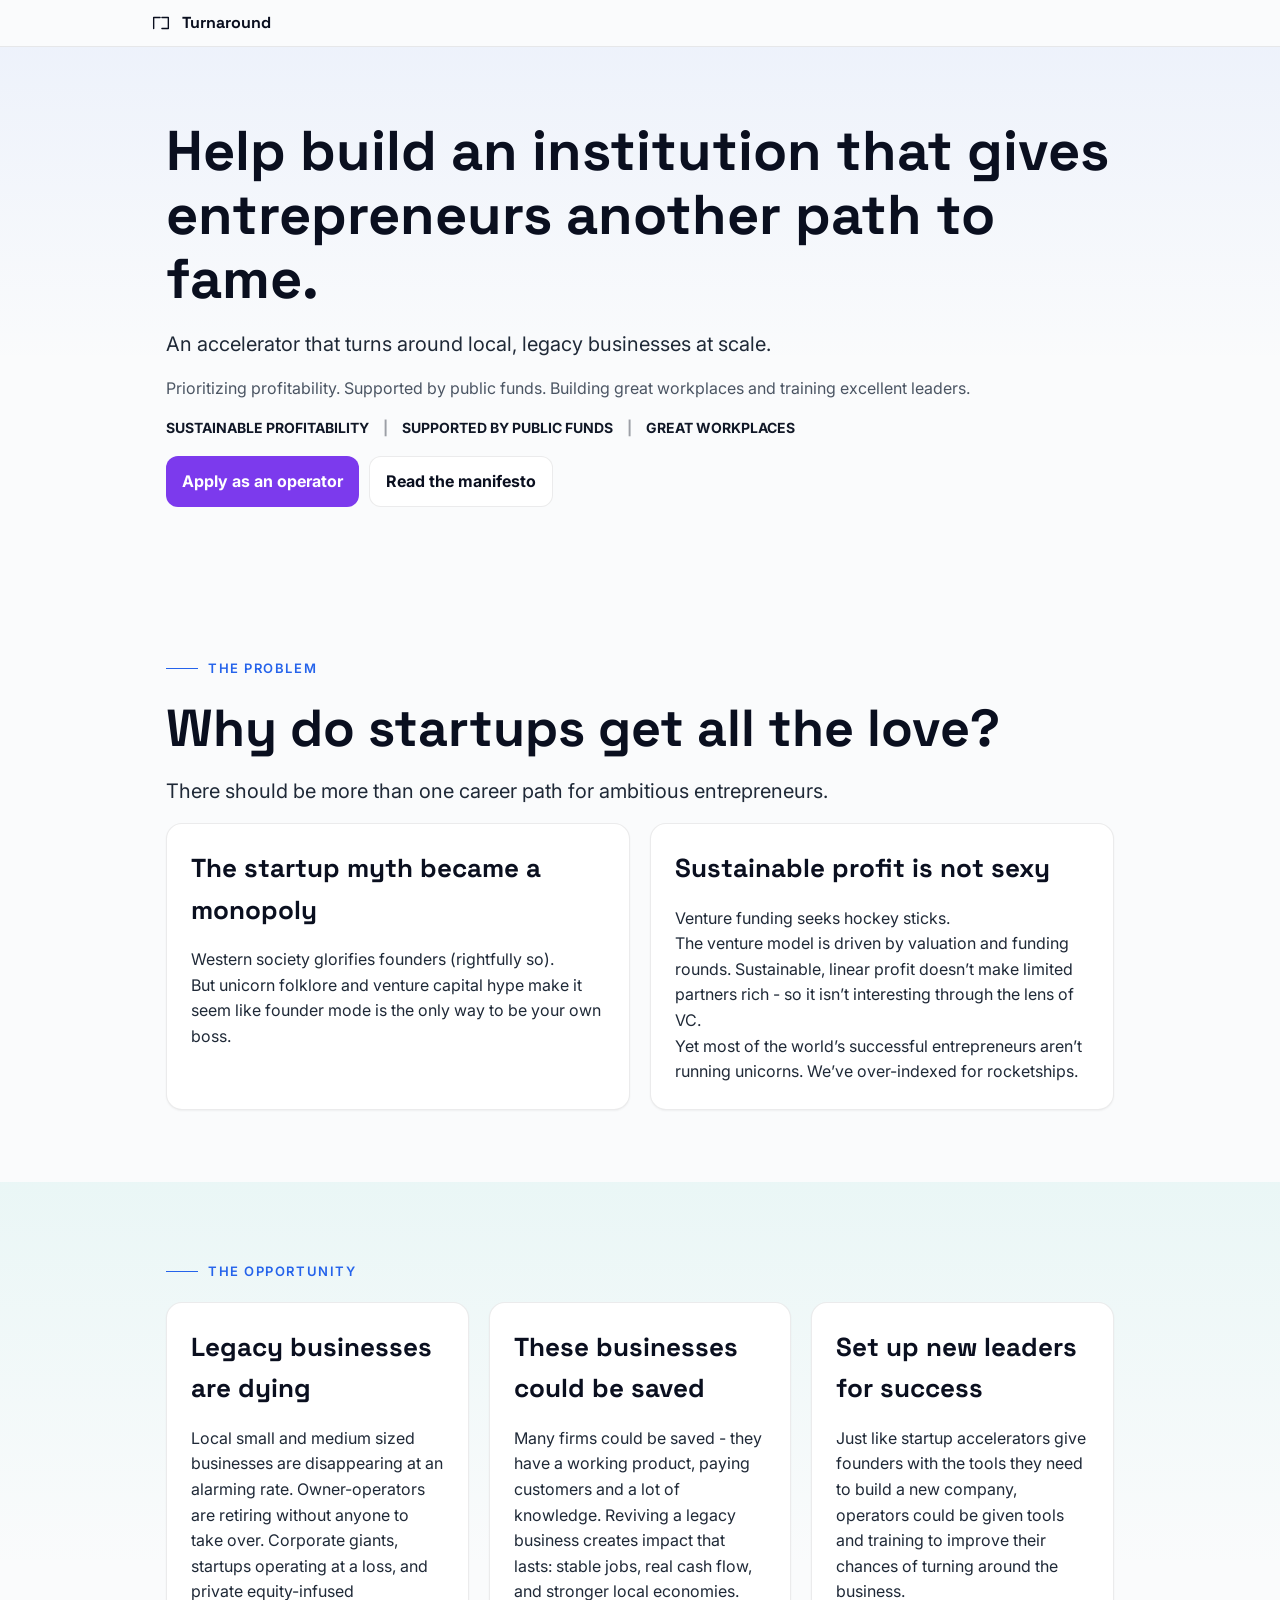
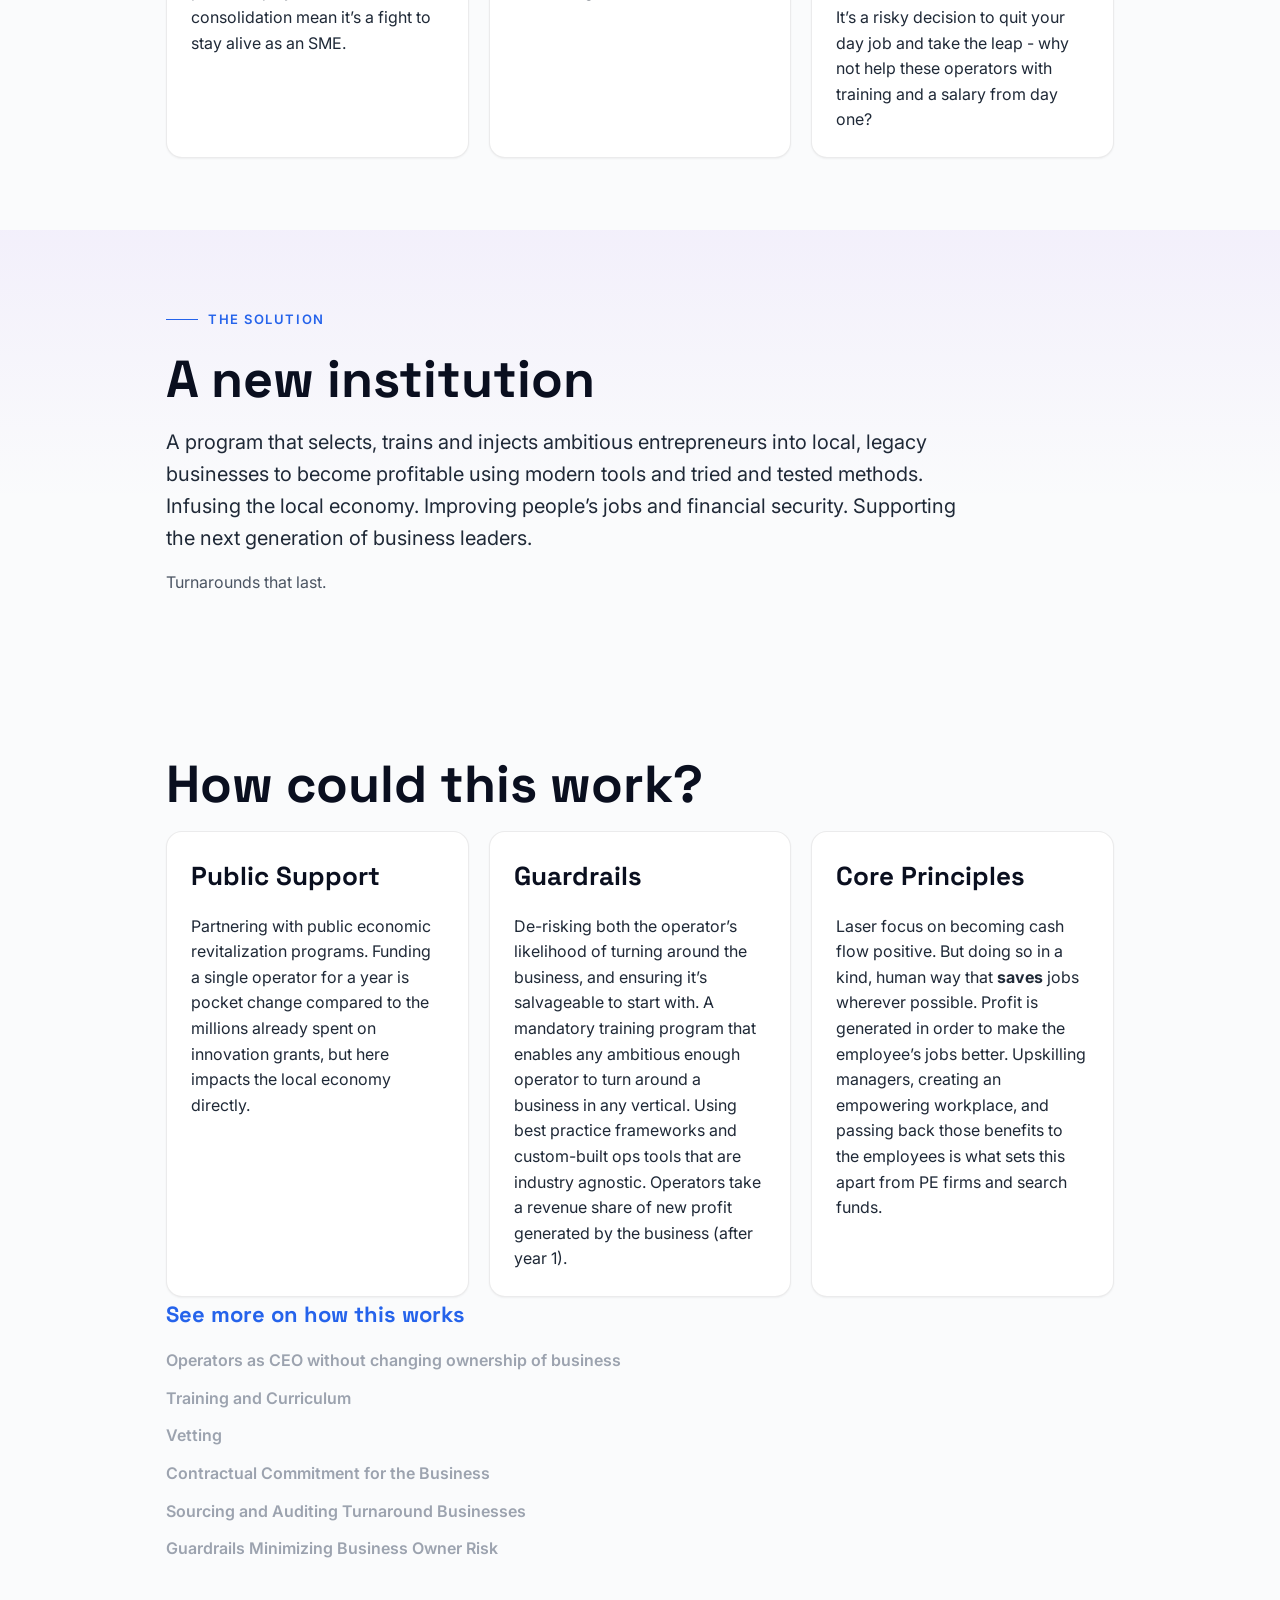
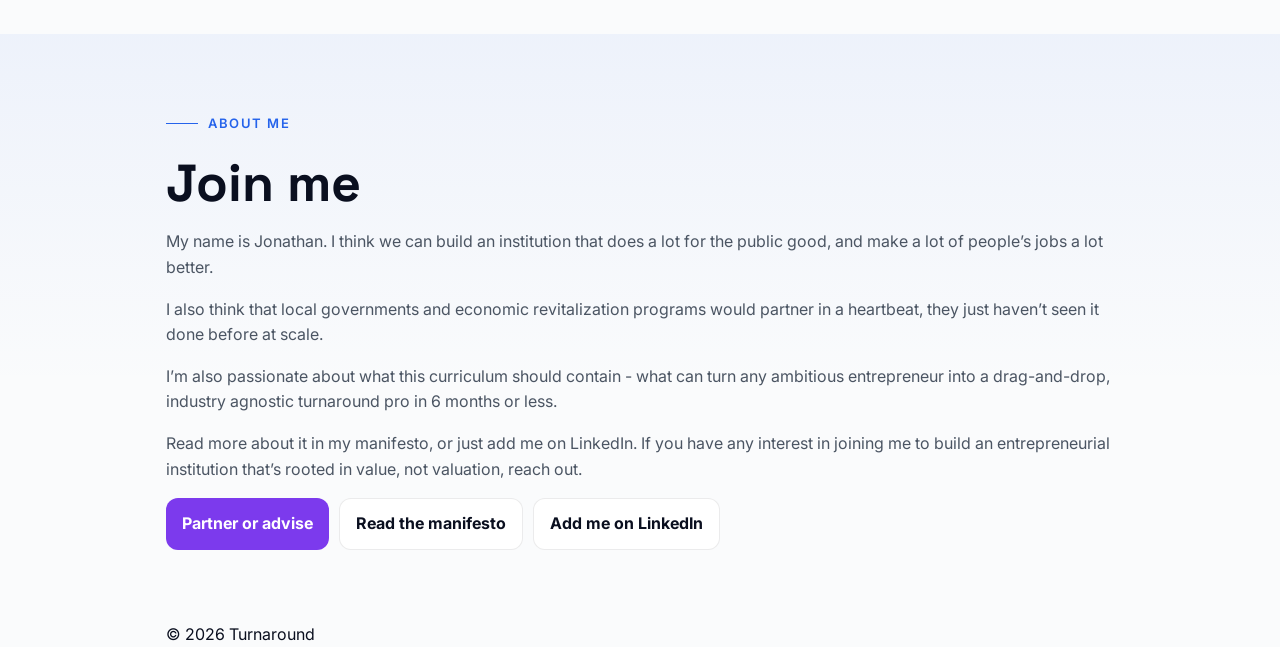
<file: index.html>
<!doctype html>
<html lang="en">
<head>
  <meta charset="utf-8" />
  <meta name="viewport" content="width=device-width, initial-scale=1" />
  <title>Turnaround - Entrepreneurial Operators for Legacy Companies</title>
  <meta name="description" content="Help build an institution that gives entrepreneurs another path to fame by reviving legacy businesses with modern operators.">
  <link rel="icon" href="../turnaround-favicon.png" type="image/png">
  <link href="https://fonts.googleapis.com/css2?family=Inter:wght@300;400;600&family=Space+Grotesk:wght@600;700&display=swap" rel="stylesheet">
  <script type="text/javascript">
    (function(c,l,a,r,i,t,y){
        c[a]=c[a]||function(){(c[a].q=c[a].q||[]).push(arguments)};
        t=l.createElement(r);t.async=1;t.src="https://www.clarity.ms/tag/"+i;
        y=l.getElementsByTagName(r)[0];y.parentNode.insertBefore(t,y);
    })(window, document, "clarity", "script", "tmwo4fh50q");
  </script>

  <style>
    :root{
      --bg: #FAFBFC;
      --ink: #0A0F1F;
      --muted: #4B5563;
      --primary: #2563EB;
      --accent:  #14B8A6;
      --cta:     #7C3AED;
      --ring:    rgba(2,6,23,.08);
      --card:    #FFFFFF;
      --container: 980px;
      --radius: 16px;
      --shadow-1: 0 1px 2px rgba(0,0,0,.05);
      --shadow-2: 0 12px 28px rgba(2,6,23,.08);
    }
    *{box-sizing:border-box}
    html,body{margin:0;padding:0}
    html{scroll-behavior:smooth}
    body{font-family:Inter,system-ui,-apple-system,Segoe UI,Roboto,sans-serif;background:var(--bg);color:var(--ink);line-height:1.6}
    .container{max-width:var(--container);margin:0 auto;padding:0 16px}

    /* Header */
    header{position:sticky;top:0;z-index:50;background:rgba(250,251,252,.9);backdrop-filter:blur(8px);border-bottom:1px solid var(--ring)}
    .nav{display:flex;align-items:center;justify-content:space-between;padding:10px 0}
    .brand{display:flex;align-items:center;gap:10px;font-family:"Space Grotesk",sans-serif;font-weight:700}
    .brand svg{width:22px;height:22px}

    /* Typography and layout */
    section{padding:clamp(40px,8vh,80px) 0}
    h1,h2,h3,h4{font-family:"Space Grotesk",sans-serif;margin:0 0 16px}
    h1{font-size:clamp(32px,6vw,56px);line-height:1.15}
    h2{font-size:clamp(24px,5vw,40px);line-height:1.2}
    h3{font-size:clamp(18px,3.5vw,26px)}
    h4{font-size:clamp(16px,3vw,22px);color:var(--primary)}
    p{margin:0 0 16px;color:var(--muted)}
    .headline{font-size:clamp(30px,5.5vw,52px);line-height:1.15}
    .lede{font-size:clamp(16px,2.8vw,20px);color:#1f2937;max-width:820px}
    .hero-line{display:flex;flex-wrap:wrap;gap:8px;align-items:center;margin-top:12px;color:#111827;font-weight:700;text-transform:uppercase;font-size:14px}
    .hero-line .sep{opacity:.4;padding:0 6px}
    .section-label{text-transform:uppercase;font-size:13px;letter-spacing:.12em;font-weight:600;color:var(--primary);margin-bottom:20px;display:inline-flex;align-items:center;gap:10px}
    .section-label::before{content:"";width:32px;height:1px;background:var(--primary);display:inline-block}

    /* Background accents */
    .soft{background: linear-gradient(180deg, rgba(37,99,235,.06), transparent 60%)}
    .soft-2{background: linear-gradient(180deg, rgba(124,58,237,.06), transparent 60%)}
    .soft-3{background: linear-gradient(180deg, rgba(20,184,166,.07), transparent 60%)}

    /* Cards and grids */
    .grid{display:grid;gap:20px}
    @media(min-width:820px){
      .grid.cols-2{grid-template-columns:repeat(2,minmax(0,1fr))}
      .grid.cols-3{grid-template-columns:repeat(3,minmax(0,1fr))}
    }
    .card{background:var(--card);border:1px solid var(--ring);border-radius:16px;padding:24px;box-shadow:var(--shadow-1)}
    .card p{margin:0;color:#1f2937}

    /* Buttons */
    .buttons{display:flex;flex-wrap:wrap;gap:10px;margin-top:16px}
    .btn,.btn-secondary{display:inline-flex;align-items:center;justify-content:center;gap:8px;padding:12px 16px;border-radius:12px;font-weight:700;text-decoration:none;cursor:pointer;transition:transform .15s ease,box-shadow .2s ease}
    .btn{background:var(--cta);color:#fff}
    .btn:hover{transform:translateY(-2px);box-shadow:var(--shadow-2)}
    .btn-secondary{background:#fff;border:1px solid var(--ring);color:var(--ink)}
    .btn-secondary:hover{transform:translateY(-1px);box-shadow:var(--shadow-1)}

    /* Lists */
    .link-list{list-style:none;padding:0;margin:0;display:grid;gap:12px}
    .link-list a{display:inline-flex;align-items:center;gap:10px;font-weight:600;color:var(--primary);text-decoration:none}
    .link-list a::after{content:"→";font-family:"Space Grotesk",sans-serif;font-weight:700;transition:transform .2s ease}
    .link-list a:hover::after{transform:translateX(2px)}
    .link-list a[aria-disabled="true"]{cursor:not-allowed;color:#9ca3af}
    .link-list a[aria-disabled="true"]::after{display:none}

    /* Mobile sticky CTA */
    .cta-bar{position:sticky;bottom:10px;z-index:35;display:none;justify-content:center;padding:0 8px}
    .cta-inner{background:#fff;border:1px solid var(--ring);border-radius:999px;padding:8px 10px;display:flex;align-items:center;gap:10px;box-shadow:var(--shadow-1)}
    @media(max-width:640px){.cta-bar{display:flex}}

    /* Accessibility */
    a:focus-visible,.btn:focus-visible,.btn-secondary:focus-visible{outline:2px solid var(--primary);outline-offset:3px;border-radius:12px}

    /* Anchor offset */
    :target{scroll-margin-top:72px}
  </style>
</head>
<body>
  <header>
    <div class="container nav">
      <div class="brand">
        <svg viewBox="0 0 48 48" fill="none" stroke="currentColor" stroke-width="3" stroke-linecap="round" stroke-linejoin="round" aria-hidden="true"><path d="M8 36 L8 12 L22 12"/><path d="M26 12 L40 12 L40 36 L26 36"/></svg>
        Turnaround
      </div>
    </div>
  </header>

  <main>
    <section class="hero soft">
      <div class="container">
        <h1>Help build an institution that gives entrepreneurs another path to fame.</h1>
        <p class="lede">An accelerator that turns around local, legacy businesses at scale.</p>
        <p>Prioritizing profitability. Supported by public funds. Building great workplaces and training excellent leaders.</p>
        <p class="hero-line"><span>Sustainable profitability</span><span class="sep">|</span><span>Supported by public funds</span><span class="sep">|</span><span>Great workplaces</span></p>
        <div class="buttons">
          <a class="btn" href="mailto:me@jonathantari.com?subject=Operator%20Cohort%20Application">Apply as an operator</a>
          <a class="btn-secondary" href="https://jonathantari.github.io/website/site/" target="_blank" rel="noopener">Read the manifesto</a>
        </div>
      </div>
    </section>

    <section id="why">
      <div class="container">
        <div class="section-label">The problem</div>
        <h2 class="headline">Why do startups get all the love?</h2>
        <p class="lede">There should be more than one career path for ambitious entrepreneurs.</p>
        <div class="grid cols-2">
          <article class="card">
            <h3>The startup myth became a monopoly</h3>
            <p>Western society glorifies founders (rightfully so).</p>
            <p>But unicorn folklore and venture capital hype make it seem like founder mode is the only way to be your own boss.</p>
          </article>
          <article class="card">
            <h3>Sustainable profit is not sexy</h3>
            <p>Venture funding seeks hockey sticks.</p>
            <p>The venture model is driven by valuation and funding rounds. Sustainable, linear profit doesn’t make limited partners rich - so it isn’t interesting through the lens of VC.</p>
            <p>Yet most of the world’s successful entrepreneurs aren’t running unicorns. We’ve over-indexed for rocketships.</p>
          </article>
        </div>
      </div>
    </section>

    <section id="opportunity" class="soft-3">
      <div class="container">
        <div class="section-label">The opportunity</div>
        <div class="grid cols-3">
          <article class="card">
            <h3>Legacy businesses are dying</h3>
            <p>Local small and medium sized businesses are disappearing at an alarming rate. Owner-operators are retiring without anyone to take over. Corporate giants, startups operating at a loss, and private equity-infused consolidation mean it’s a fight to stay alive as an SME.</p>
          </article>
          <article class="card">
            <h3>These businesses could be saved</h3>
            <p>Many firms could be saved - they have a working product, paying customers and a lot of knowledge. Reviving a legacy business creates impact that lasts: stable jobs, real cash flow, and stronger local economies.</p>
          </article>
          <article class="card">
            <h3>Set up new leaders for success</h3>
            <p>Just like startup accelerators give founders with the tools they need to build a new company, operators could be given tools and training to improve their chances of turning around the business.</p>
            <p>It’s a risky decision to quit your day job and take the leap - why not help these operators with training and a salary from day one?</p>
          </article>
        </div>
      </div>
    </section>

    <section id="institution" class="soft-2">
      <div class="container">
        <div class="section-label">The solution</div>
        <h2 class="headline">A new institution</h2>
        <p class="lede">A program that selects, trains and injects ambitious entrepreneurs into local, legacy businesses to become profitable using modern tools and tried and tested methods. Infusing the local economy. Improving people’s jobs and financial security. Supporting the next generation of business leaders.</p>
        <p>Turnarounds that last.</p>
      </div>
    </section>

    <section id="how">
      <div class="container">
        <h2 class="headline">How could this work?</h2>
        <div class="grid cols-3">
          <article class="card">
            <h3>Public Support</h3>
            <p>Partnering with public economic revitalization programs. Funding a single operator for a year is pocket change compared to the millions already spent on innovation grants, but here impacts the local economy directly.</p>
          </article>
          <article class="card">
            <h3>Guardrails</h3>
            <p>De-risking both the operator’s likelihood of turning around the business, and ensuring it’s salvageable to start with. A mandatory training program that enables any ambitious enough operator to turn around a business in any vertical. Using best practice frameworks and custom-built ops tools that are industry agnostic. Operators take a revenue share of new profit generated by the business (after year 1).</p>          </article>
          <article class="card">
            <h3>Core Principles</h3>
            <p>Laser focus on becoming cash flow positive. But doing so in a kind, human way that <strong>saves</strong> jobs wherever possible. Profit is generated in order to make the employee’s jobs better. Upskilling managers, creating an empowering workplace, and passing back those benefits to the employees is what sets this apart from PE firms and search funds.</p>
          </article>
        </div>
        <h4>See more on how this works</h4>
        <ul class="link-list">
          <li><a href="#" aria-disabled="true">Operators as CEO without changing ownership of business</a></li>
          <li><a href="#" aria-disabled="true">Training and Curriculum</a></li>
          <li><a href="#" aria-disabled="true">Vetting</a></li>
          <li><a href="#" aria-disabled="true">Contractual Commitment for the Business</a></li>
          <li><a href="#" aria-disabled="true">Sourcing and Auditing Turnaround Businesses</a></li>
          <li><a href="#" aria-disabled="true">Guardrails Minimizing Business Owner Risk</a></li>
        </ul>
      </div>
    </section>

    <section id="join" class="soft">
      <div class="container">
        <div class="section-label">About me</div>
        <h2 class="headline">Join me</h2>
        <p>My name is Jonathan. I think we can build an institution that does a lot for the public good, and make a lot of people’s jobs a lot better.</p>
        <p>I also think that local governments and economic revitalization programs would partner in a heartbeat, they just haven’t seen it done before at scale.</p>
        <p>I’m also passionate about what this curriculum should contain - what can turn any ambitious entrepreneur into a drag-and-drop, industry agnostic turnaround pro in 6 months or less.</p>
        <p>Read more about it in my manifesto, or just add me on LinkedIn. If you have any interest in joining me to build an entrepreneurial institution that’s rooted in value, not valuation, reach out.</p>
        <div class="buttons">
          <a class="btn" href="mailto:me@jonathantari.com?subject=Turnaround%20-%20Build%20with%20us">Partner or advise</a>
          <a class="btn-secondary" href="https://jonathantari.github.io/website/site/" target="_blank" rel="noopener">Read the manifesto</a>
          <a class="btn-secondary" href="https://www.linkedin.com/in/jtari/" target="_blank" rel="noopener">Add me on LinkedIn</a>
        </div>
      </div>
    </section>
  </main>

  <div class="cta-bar" aria-hidden="false">
    <div class="cta-inner">
      <span style="font-weight:700">Operators:</span>
      <a class="btn" href="mailto:me@jonathantari.com?subject=Operator%20Cohort%20Application">Apply</a>
    </div>
  </div>

  <footer>
    <div class="container">© <span id="y"></span> Turnaround</div>
  </footer>

  <script>
    document.getElementById('y').textContent = new Date().getFullYear();
  </script>
</body>
</html>
</file>
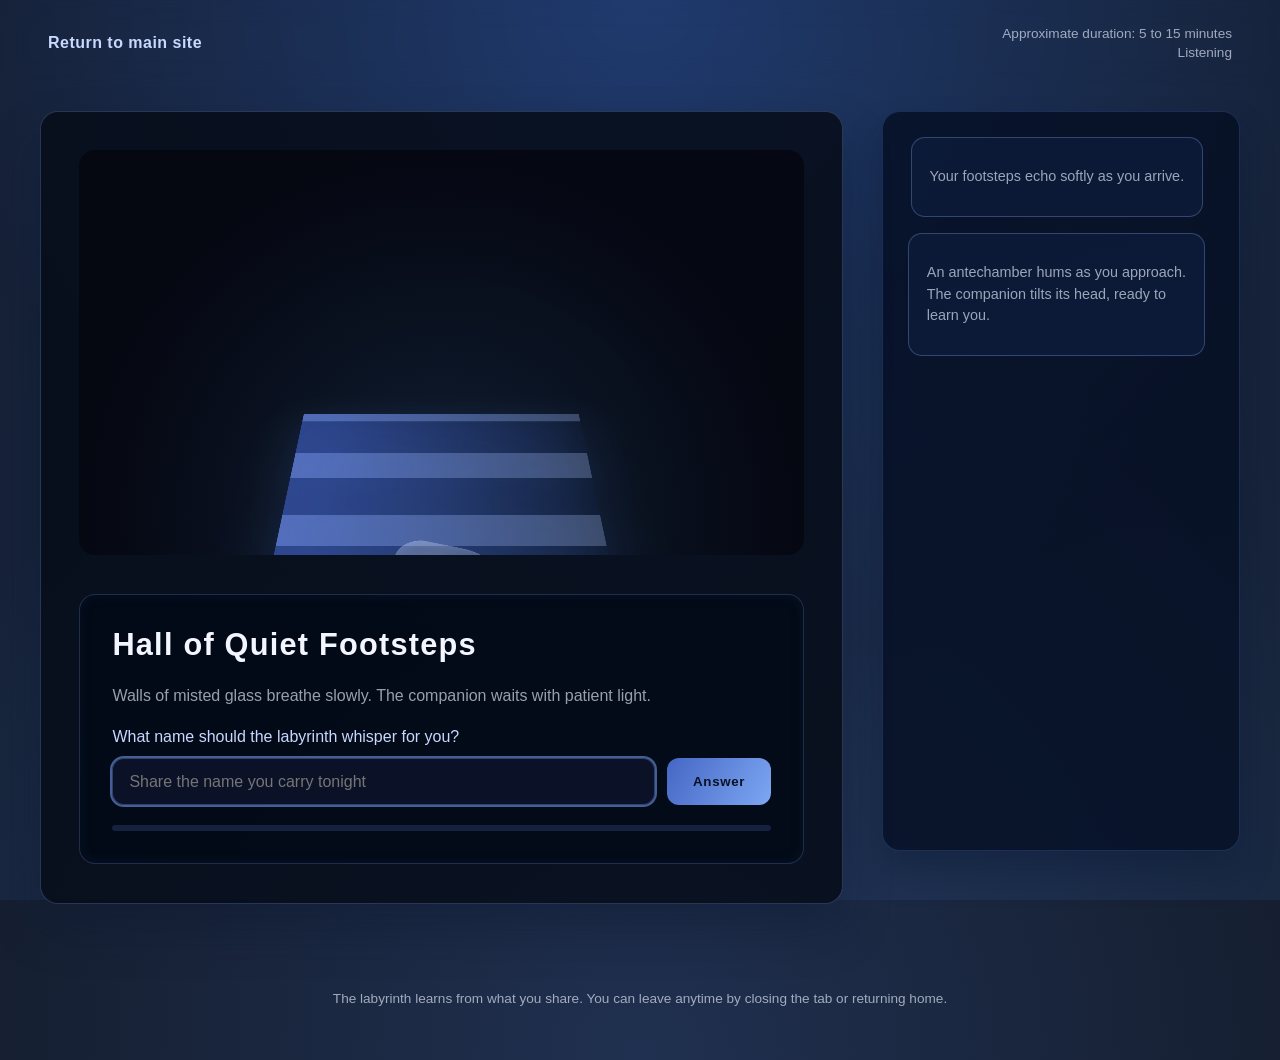
<file: game/index.html>
<!doctype html>
<html lang="en">
  <head>
    <meta charset="utf-8">
    <meta name="viewport" content="width=device-width, initial-scale=1">
    <title>Labyrinth of Quiet Weather</title>
    <link rel="stylesheet" href="styles.css">
  </head>
  <body>
    <header class="top-bar">
      <a href="../" class="home-link">Return to main site</a>
      <div class="session-info">
        <span class="session-duration">Approximate duration: 5 to 15 minutes</span>
        <span class="session-status" aria-live="polite">Arriving</span>
      </div>
    </header>

    <main class="layout">
      <section class="stage" aria-labelledby="scene-title">
        <div class="viewport" role="presentation">
          <div class="camera">
            <div class="world">
              <div class="path"></div>
              <div class="artifacts" aria-hidden="true"></div>
              <div class="character" aria-hidden="true">
                <div class="pulse"></div>
              </div>
            </div>
          </div>
        </div>

        <article class="scene-panel">
          <h1 id="scene-title">A soft hallway awakens.</h1>
          <p class="scene-description">Enter the labyrinth when ready. Your companion waits just ahead.</p>

          <form class="prompt-form" autocomplete="off">
            <label for="player-response" class="prompt-text">What should the quiet guide call you?</label>
            <div class="input-row">
              <input id="player-response" name="response" type="text" maxlength="280" placeholder="Type your reply">
              <button type="submit">Answer</button>
            </div>
          </form>

          <div class="progress" role="progressbar" aria-label="Journey progress" aria-valuemin="0" aria-valuemax="100" aria-valuenow="0">
            <div class="progress-fill"></div>
          </div>
        </article>
      </section>

      <aside class="chat" aria-live="polite" aria-label="Conversation log">
        <div class="chat-log"></div>
      </aside>
    </main>

    <footer class="foot-note">
      <p>The labyrinth learns from what you share. You can leave anytime by closing the tab or returning home.</p>
    </footer>

    <template id="chat-bubble">
      <div class="bubble" data-speaker="">
        <p></p>
      </div>
    </template>

    <script src="game.js" type="module"></script>
  </body>
</html>
</file>
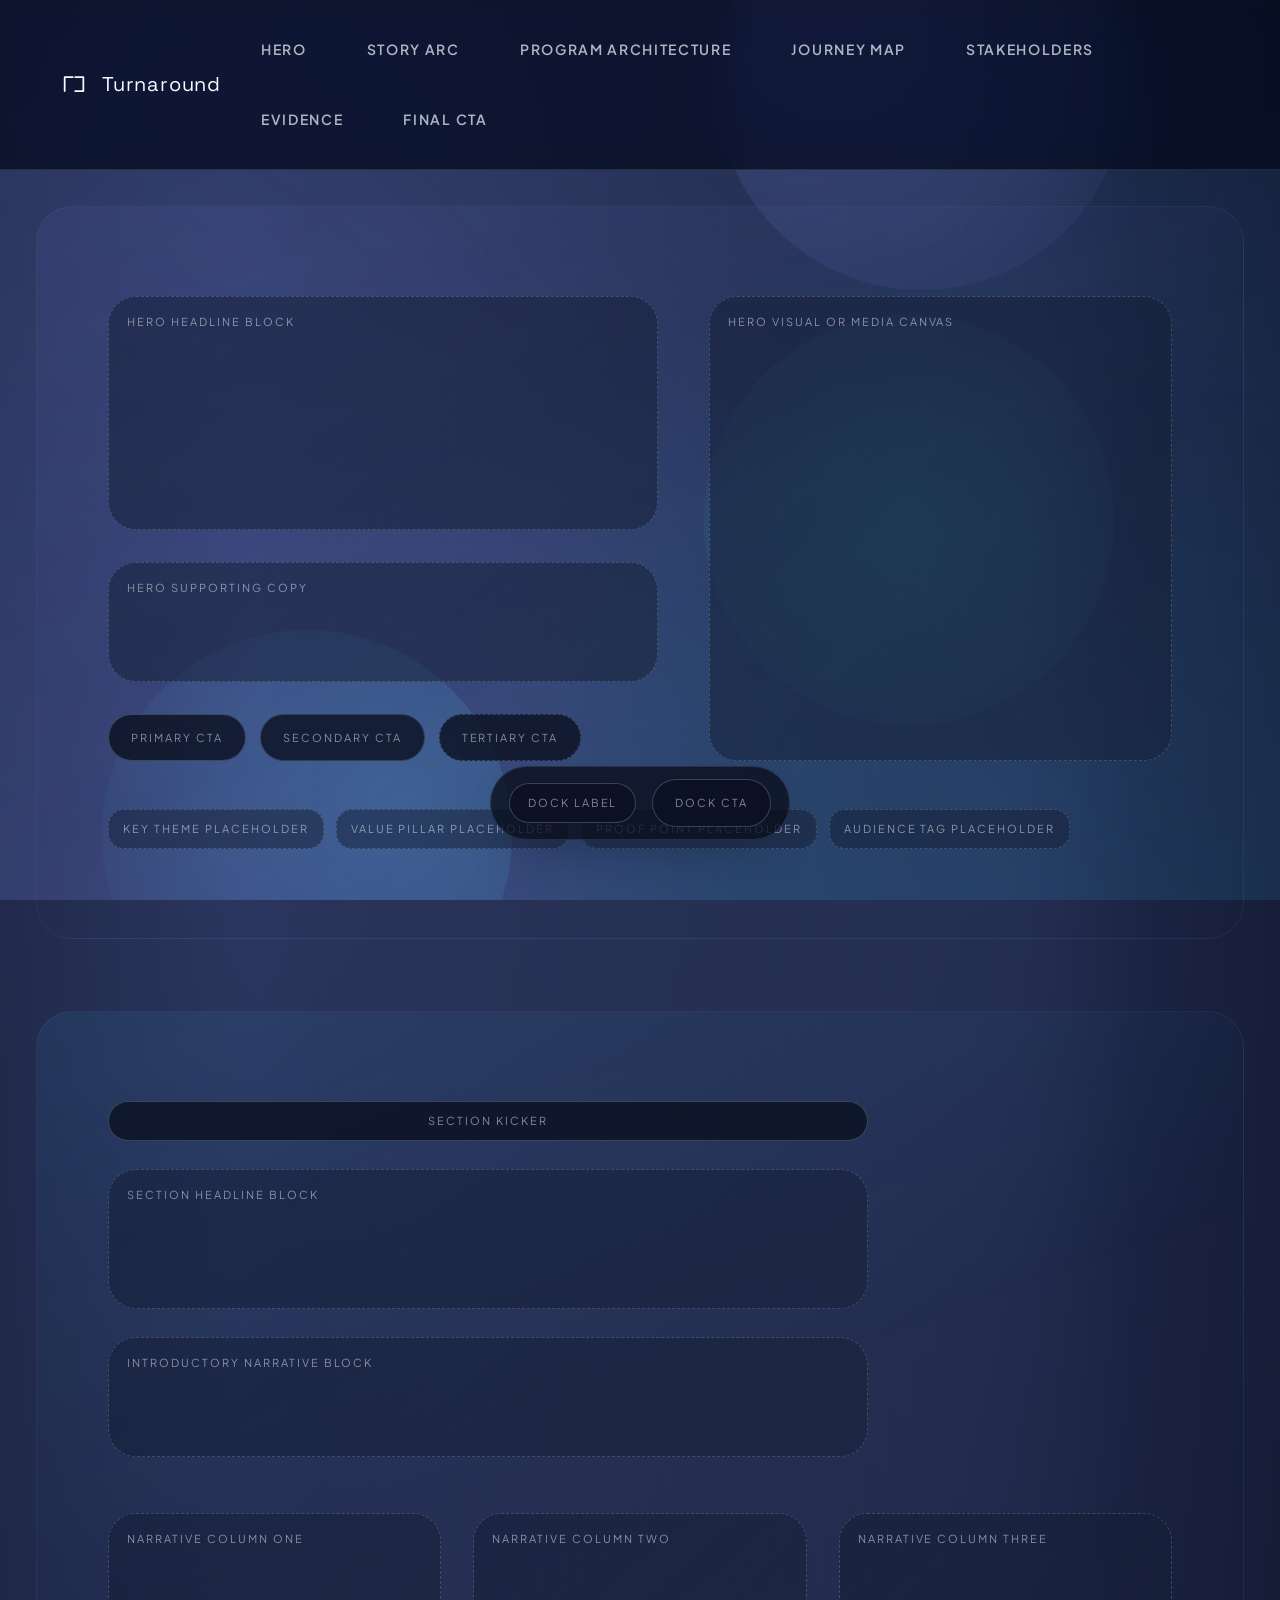
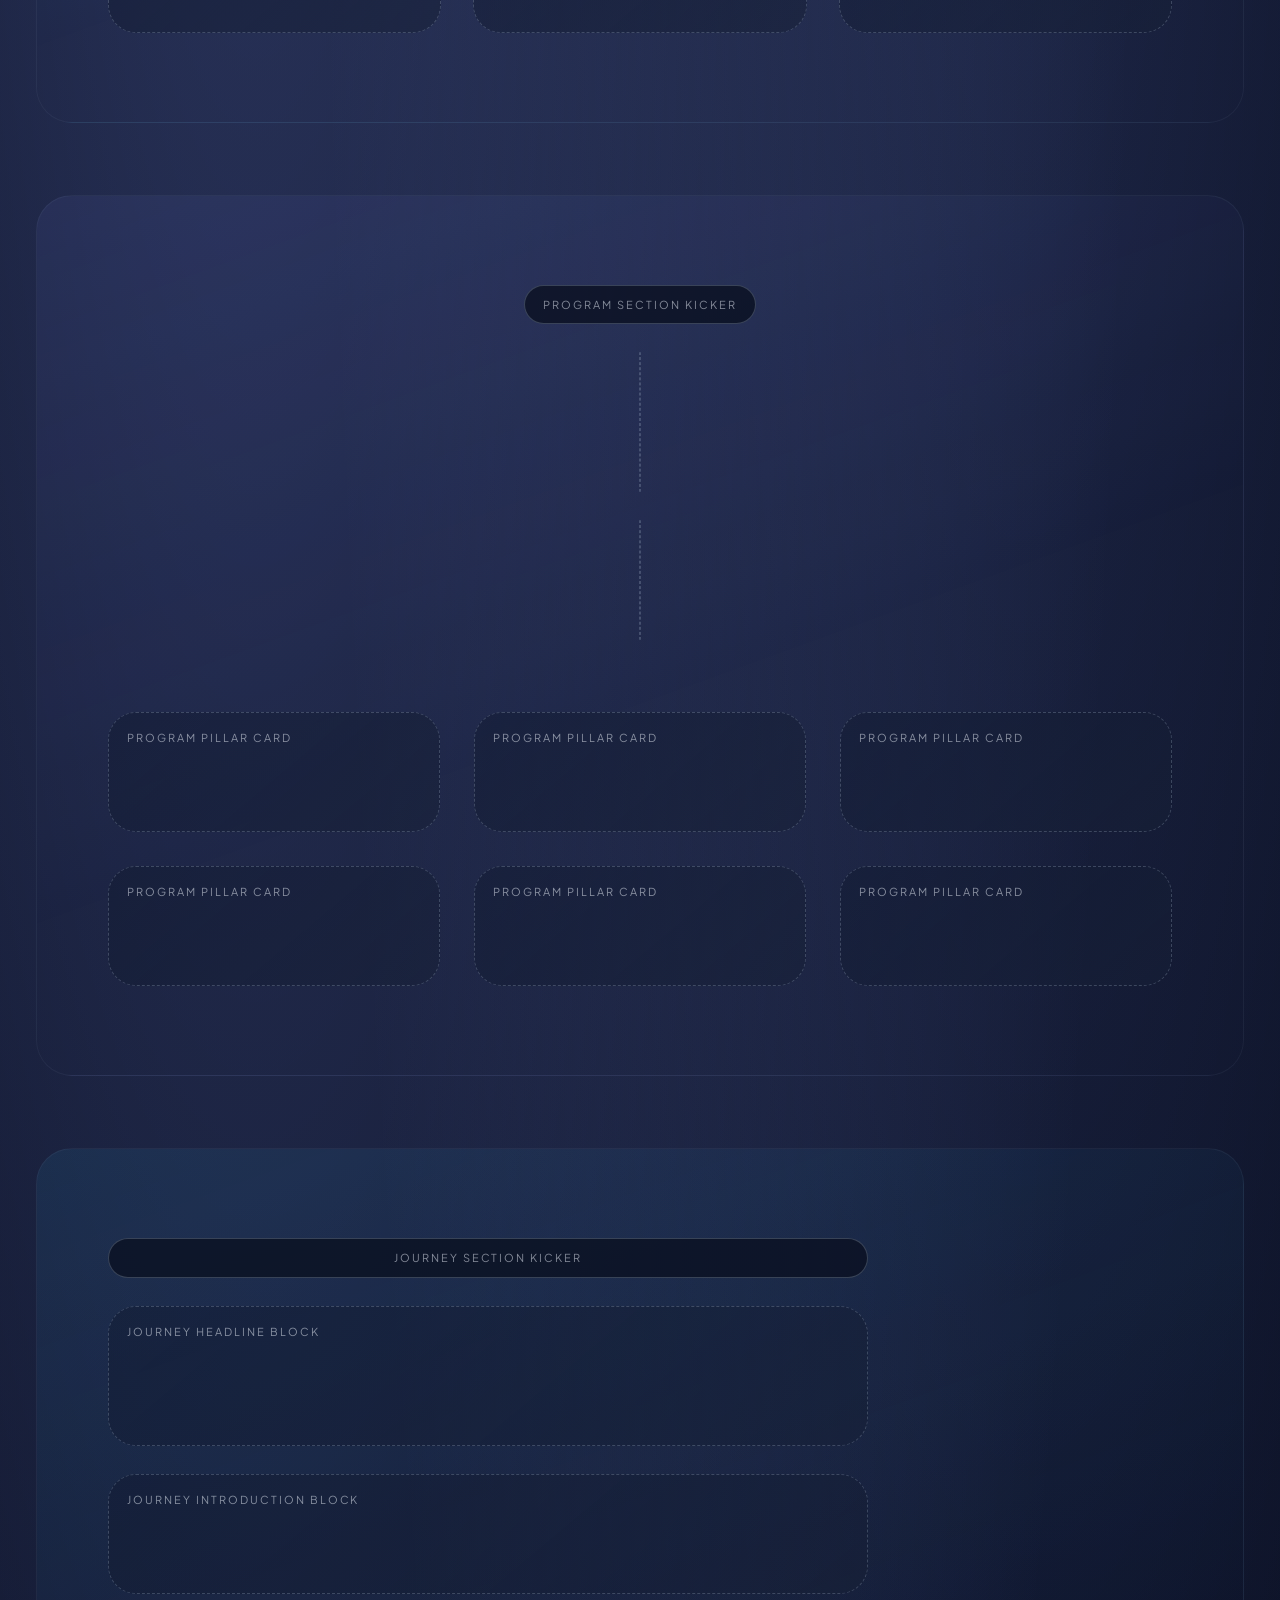
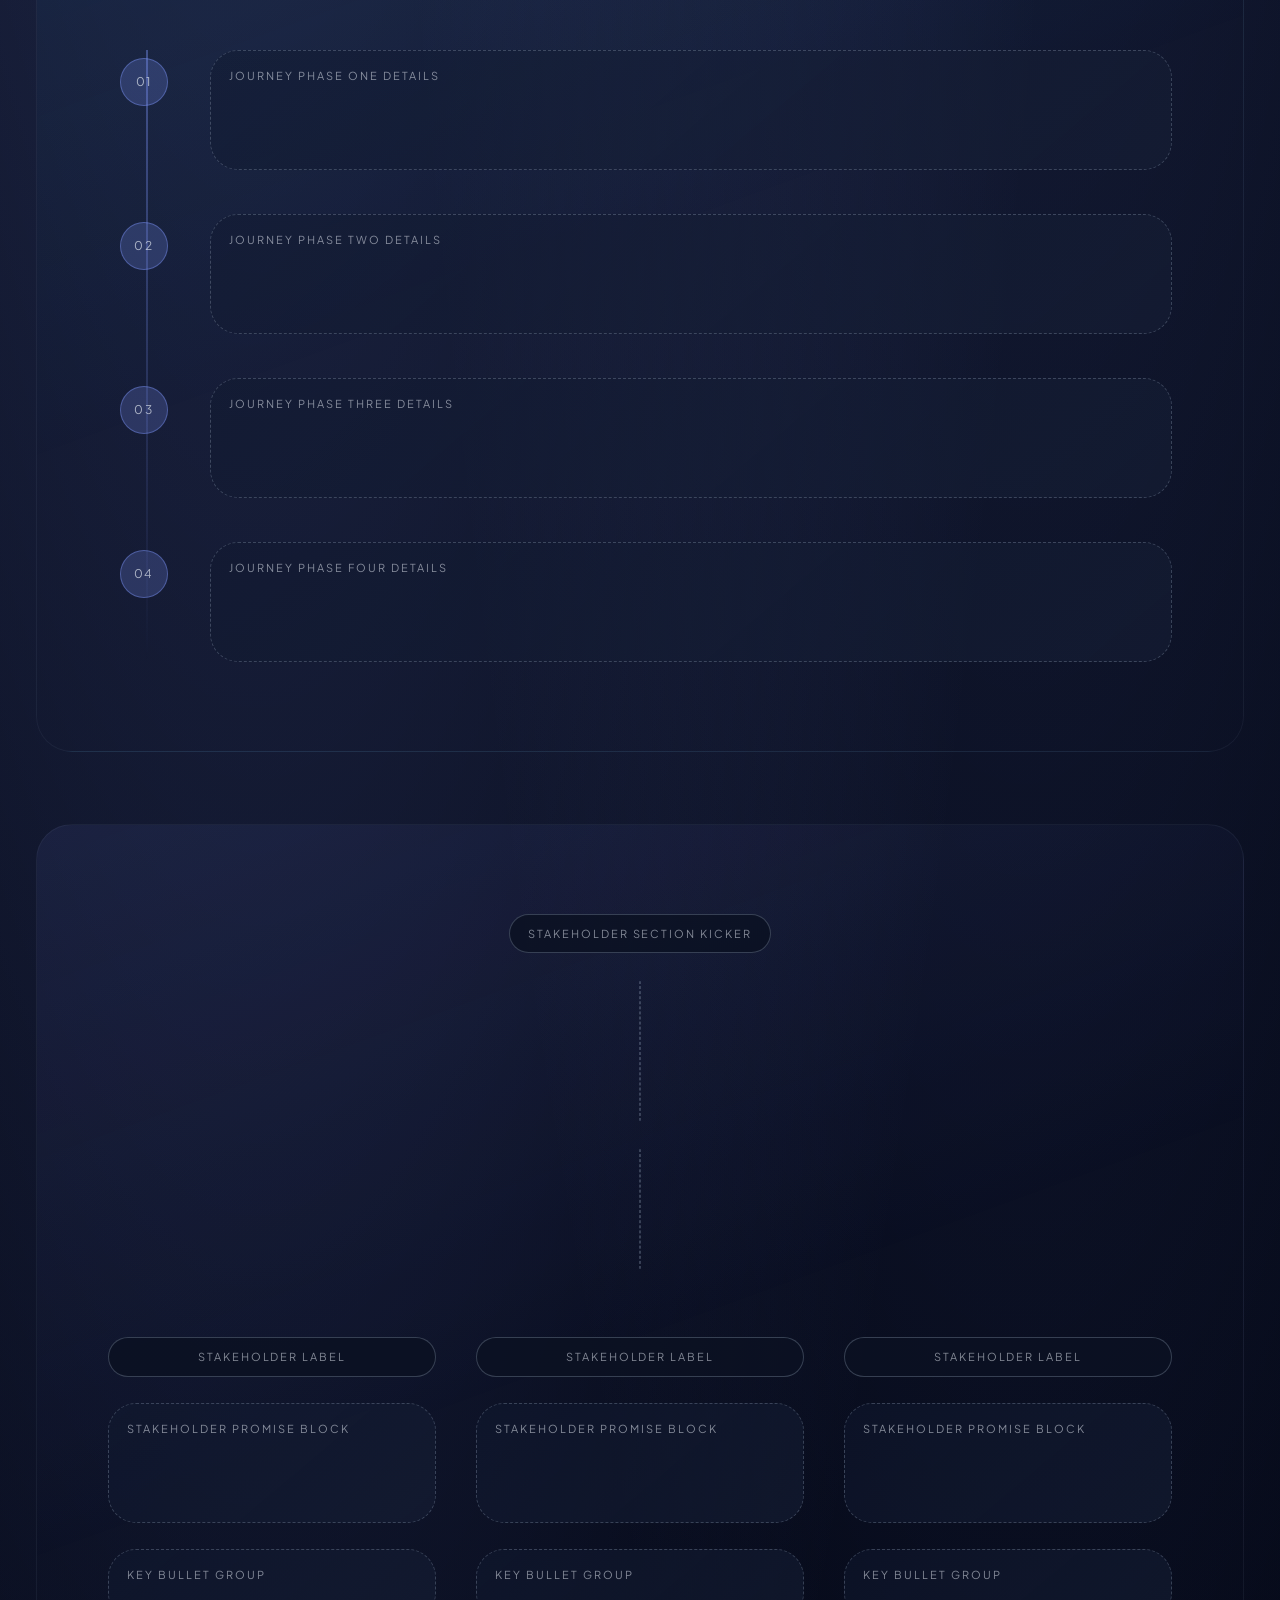
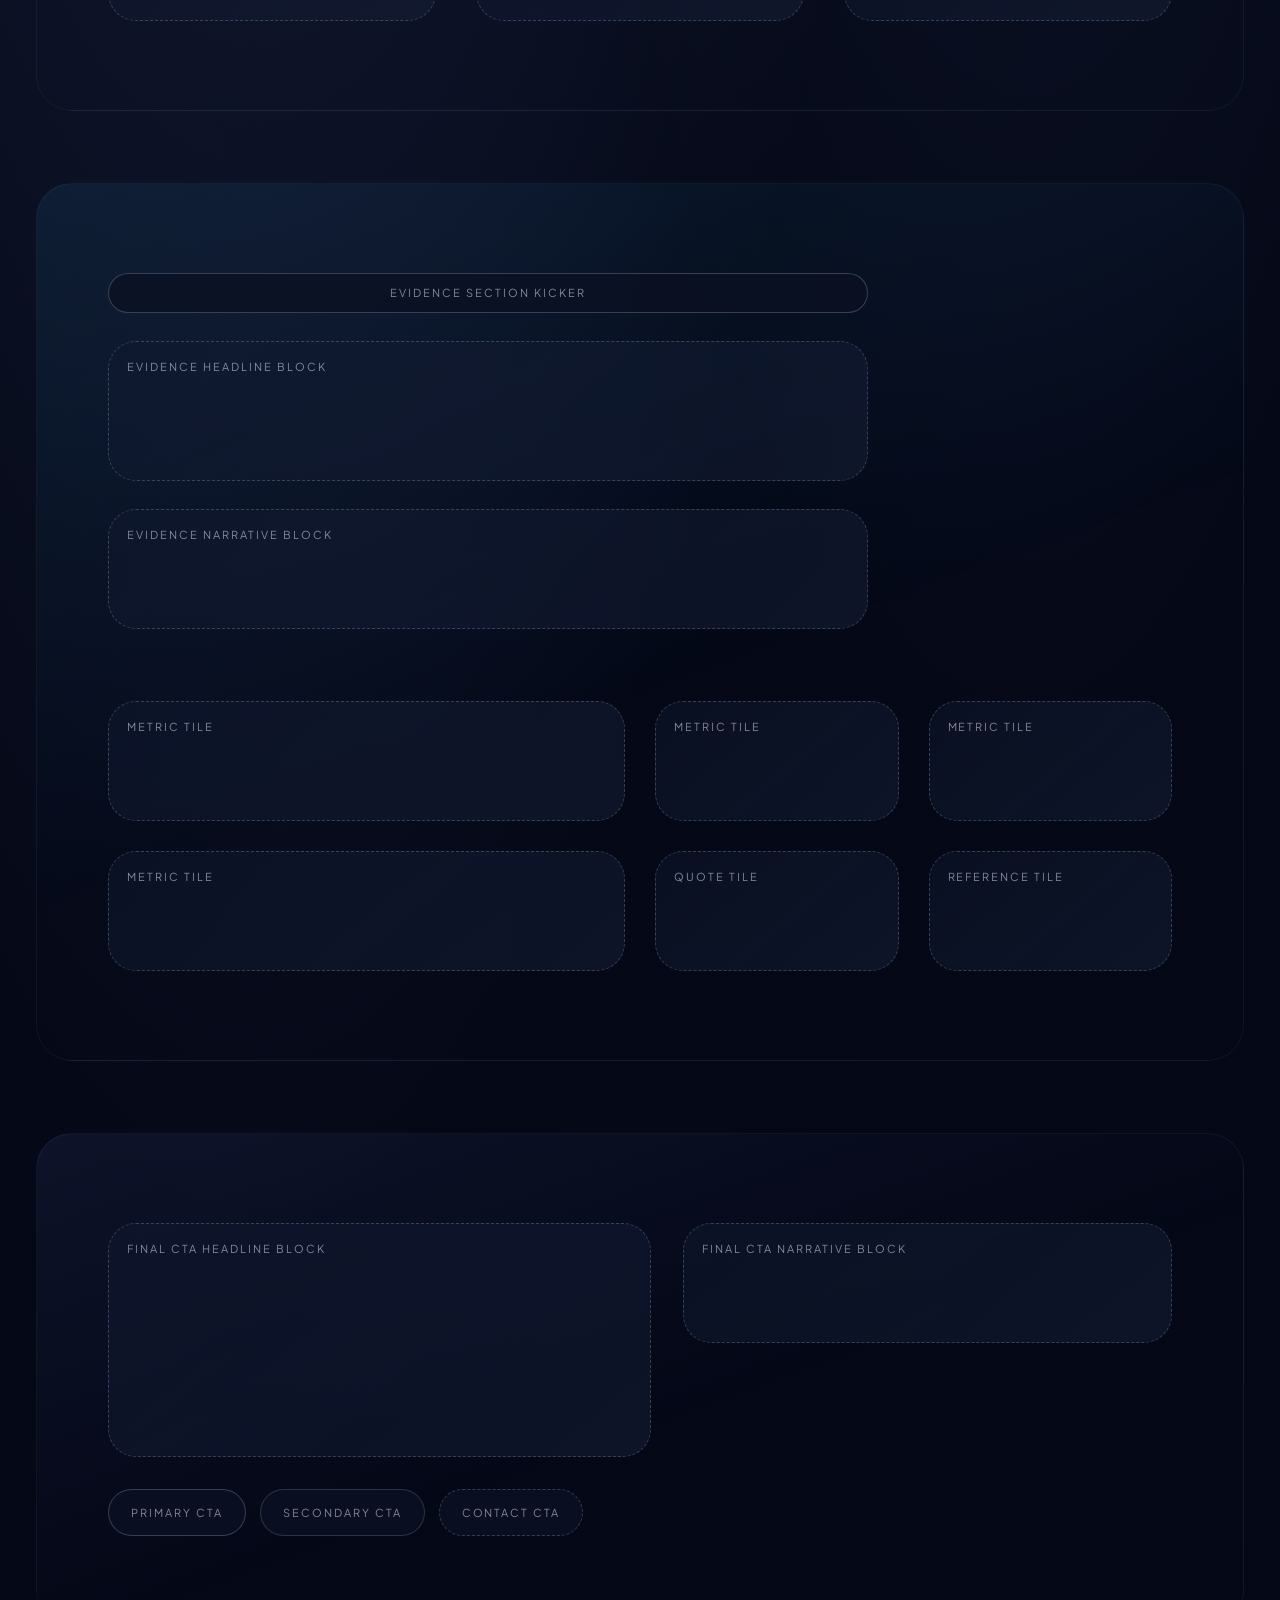
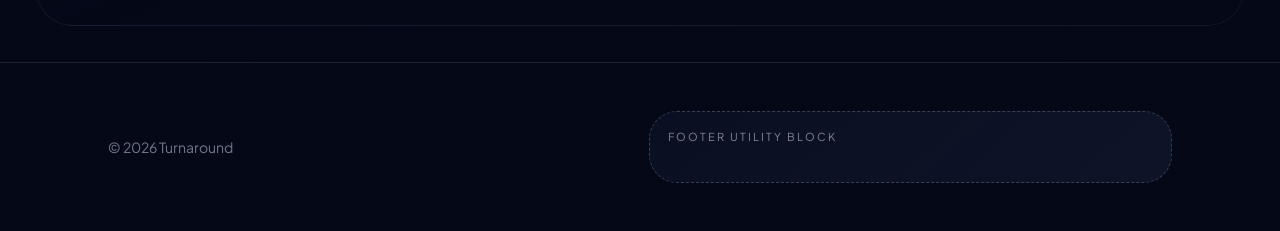
<file: home/index.html>
<!doctype html>
<html lang="en">
<head>
  <meta charset="utf-8" />
  <meta name="viewport" content="width=device-width, initial-scale=1" />
  <title>Turnaround · Placeholder Experience</title>
  <meta name="description" content="Placeholder description for the Turnaround website experience." />
  <link rel="icon" href="../turnaround-favicon.png" type="image/png" />
  <link href="https://fonts.googleapis.com/css2?family=Plus+Jakarta+Sans:wght@400;500;600;700&family=Space+Grotesk:wght@600;700&display=swap" rel="stylesheet" />
  <style>
    :root {
      color-scheme: dark;
      --page: #050917;
      --surface: rgba(16, 25, 48, 0.62);
      --surface-strong: rgba(23, 32, 55, 0.82);
      --accent: #8098ff;
      --glow: rgba(122, 149, 255, 0.42);
      --stroke: rgba(148, 163, 184, 0.32);
      --text-primary: #f8faff;
      --text-muted: #94a3b8;
      --max-width: 1160px;
      --radius-lg: 28px;
      --radius-md: 20px;
      --radius-sm: 14px;
      --shadow-soft: 0 32px 70px -40px rgba(15, 23, 42, 0.75);
      --transition-snappy: cubic-bezier(0.38, 0.15, 0.35, 0.95);
    }

    *, *::before, *::after { box-sizing: border-box; }

    html { scroll-behavior: smooth; }

    body {
      margin: 0;
      font-family: "Plus Jakarta Sans", system-ui, -apple-system, "Segoe UI", sans-serif;
      color: var(--text-primary);
      background-color: var(--page);
      background-image:
        radial-gradient(120% 140% at 20% 10%, color-mix(in srgb, var(--accent) 32%, transparent), transparent 58%),
        radial-gradient(90% 120% at 80% 10%, color-mix(in srgb, var(--glow) 55%, transparent), transparent 62%),
        radial-gradient(140% 160% at 50% 50%, color-mix(in srgb, var(--page) 80%, #010314 20%), color-mix(in srgb, var(--page) 98%, #020617 2%));
      background-blend-mode: screen, screen, normal;
      min-height: 100vh;
      line-height: 1.6;
      -webkit-font-smoothing: antialiased;
      -moz-osx-font-smoothing: grayscale;
      overflow-x: hidden;
    }

    a { color: inherit; }

    body.nav-open { overflow: hidden; }

    .container { max-width: var(--max-width); margin: 0 auto; padding: 0 clamp(20px, 4vw, 48px); }

    .progress {
      position: fixed;
      inset: 0 0 auto 0;
      height: 3px;
      z-index: 80;
      background: linear-gradient(90deg, rgba(128, 152, 255, 0.8), rgba(56, 189, 248, 0.9));
      transform-origin: 0 50%;
      transform: scaleX(0);
    }

    .backdrop {
      position: fixed;
      inset: 0;
      pointer-events: none;
      z-index: -3;
      overflow: hidden;
    }

    .backdrop::before {
      content: "";
      position: absolute;
      inset: -40%;
      background: conic-gradient(from 180deg at 50% 50%, rgba(128, 152, 255, 0.25), transparent 55%, rgba(56, 189, 248, 0.18));
      filter: blur(120px);
      transform: rotate(8deg);
    }

    .grid-overlay {
      position: absolute;
      inset: 0;
      background-image: linear-gradient(rgba(148, 163, 184, 0.08) 1px, transparent 1px),
        linear-gradient(90deg, rgba(148, 163, 184, 0.08) 1px, transparent 1px);
      background-size: 120px 120px;
      opacity: 0.18;
    }

    .orb {
      position: absolute;
      width: clamp(220px, 32vw, 420px);
      height: clamp(220px, 32vw, 420px);
      border-radius: 50%;
      filter: blur(0px);
      opacity: 0.38;
      animation: float 14s ease-in-out infinite;
      mix-blend-mode: screen;
    }

    .orb.one { top: -120px; right: 12%; background: radial-gradient(circle at 30% 30%, rgba(129, 140, 248, 0.62), rgba(129, 140, 248, 0)); animation-delay: -4s; }
    .orb.two { bottom: -140px; left: 8%; background: radial-gradient(circle at 70% 40%, rgba(56, 189, 248, 0.5), rgba(56, 189, 248, 0)); animation-duration: 18s; }
    .orb.three { top: 35%; left: 55%; background: radial-gradient(circle at 50% 50%, rgba(45, 212, 191, 0.45), rgba(45, 212, 191, 0)); animation-delay: -9s; }

    @keyframes float {
      0%, 100% { transform: translate3d(0, 0, 0) scale(1); }
      40% { transform: translate3d(12px, -20px, 0) scale(1.04); }
      70% { transform: translate3d(-16px, 18px, 0) scale(0.98); }
    }

    header {
      position: sticky;
      top: 0;
      z-index: 70;
      backdrop-filter: saturate(160%) blur(18px);
      background: rgba(5, 9, 23, 0.72);
      border-bottom: 1px solid rgba(148, 163, 184, 0.18);
      transition: transform 0.35s var(--transition-snappy), background 0.35s var(--transition-snappy);
    }

    .nav {
      position: relative;
      display: flex;
      align-items: center;
      justify-content: space-between;
      padding: clamp(16px, 3vw, 28px) 0;
      gap: 24px;
    }

    .nav-toggle {
      display: none;
      align-items: center;
      justify-content: center;
      width: 44px;
      height: 44px;
      border-radius: 999px;
      border: 1px solid rgba(148, 163, 184, 0.28);
      background: rgba(10, 14, 28, 0.82);
      color: inherit;
      cursor: pointer;
      transition: transform 0.3s var(--transition-snappy), border-color 0.3s var(--transition-snappy), background 0.3s var(--transition-snappy);
    }

    .nav-toggle:hover { transform: translateY(-1px); border-color: rgba(129, 140, 248, 0.5); }
    .nav-toggle:active { transform: scale(0.96); }

    .nav-toggle span {
      display: block;
      width: 18px;
      height: 2px;
      background: rgba(226, 232, 240, 0.85);
      border-radius: 999px;
      transition: transform 0.3s var(--transition-snappy), opacity 0.3s var(--transition-snappy);
    }

    .nav-toggle span + span { margin-top: 5px; }

    .nav-toggle[aria-expanded="true"] span:nth-child(1) { transform: translateY(7px) rotate(45deg); }
    .nav-toggle[aria-expanded="true"] span:nth-child(2) { opacity: 0; }
    .nav-toggle[aria-expanded="true"] span:nth-child(3) { transform: translateY(-7px) rotate(-45deg); }

    .brand {
      display: flex;
      align-items: center;
      gap: 14px;
      font-family: "Space Grotesk", sans-serif;
      font-size: 20px;
      letter-spacing: 0.04em;
    }

    .brand svg { width: 28px; height: 28px; }

    nav ul { display: flex; gap: clamp(12px, 2.6vw, 28px); margin: 0; padding: 0; list-style: none; flex-wrap: wrap; }

    nav a {
      position: relative;
      display: inline-flex;
      align-items: center;
      gap: 10px;
      padding: 10px 16px;
      border-radius: 999px;
      font-size: 14px;
      font-weight: 600;
      text-decoration: none;
      text-transform: uppercase;
      letter-spacing: 0.12em;
      color: rgba(226, 232, 240, 0.76);
      transition: color 0.3s var(--transition-snappy), background 0.3s var(--transition-snappy), transform 0.3s var(--transition-snappy);
    }

    nav a::after {
      content: "";
      position: absolute;
      inset: 0;
      border-radius: inherit;
      background: linear-gradient(120deg, rgba(128, 152, 255, 0.28), rgba(56, 189, 248, 0.18));
      opacity: 0;
      transition: opacity 0.3s var(--transition-snappy);
    }

    nav a span { position: relative; z-index: 1; }

    nav a:hover { color: #f8faff; transform: translateY(-1px); }
    nav a:hover::after { opacity: 0.35; }
    nav a.active { color: #f8faff; }
    nav a.active::after { opacity: 0.5; }

    .visually-hidden {
      position: absolute;
      width: 1px;
      height: 1px;
      padding: 0;
      margin: -1px;
      overflow: hidden;
      clip: rect(0, 0, 0, 0);
      white-space: nowrap;
      border: 0;
    }

    main { position: relative; z-index: 1; }

    .panel {
      position: relative;
      padding: clamp(88px, 14vh, 160px) 0;
    }

    .panel::before {
      content: "";
      position: absolute;
      inset: clamp(12px, 3vw, 36px);
      border-radius: calc(var(--radius-lg) + 8px);
      background: linear-gradient(140deg, rgba(148, 163, 184, 0.08), transparent 55%);
      border: 1px solid rgba(148, 163, 184, 0.12);
      pointer-events: none;
      opacity: 0.7;
    }

    .panel:nth-child(odd)::before { background: linear-gradient(160deg, rgba(129, 140, 248, 0.12), transparent 58%); }
    .panel:nth-child(even)::before { background: linear-gradient(160deg, rgba(56, 189, 248, 0.12), transparent 58%); }

    .panel-inner { position: relative; }

    .hero-grid {
      display: grid;
      gap: clamp(28px, 4vw, 52px);
      align-items: stretch;
    }

    @media (min-width: 960px) {
      .hero-grid { grid-template-columns: minmax(0, 0.95fr) minmax(0, 0.8fr); }
    }

    .hero-copy { display: grid; gap: clamp(18px, 3vw, 32px); align-content: start; }

    .cta-grid {
      display: flex;
      flex-wrap: wrap;
      gap: 14px;
    }

    .hero-tags {
      display: flex;
      flex-wrap: wrap;
      gap: 12px;
      margin-top: clamp(28px, 4vw, 48px);
    }

    .section-lead {
      display: grid;
      gap: clamp(16px, 3vw, 28px);
      max-width: 760px;
    }

    .section-lead.align-center { text-align: center; margin: 0 auto; }

    .section-lead.align-center .placeholder-block,
    .section-lead.align-center .placeholder-pill { margin-left: auto; margin-right: auto; }

    .column-grid {
      display: grid;
      gap: clamp(18px, 3vw, 32px);
      margin-top: clamp(36px, 5vw, 56px);
    }

    @media (min-width: 960px) {
      .column-grid { grid-template-columns: repeat(3, minmax(0, 1fr)); }
    }

    .feature-grid {
      display: grid;
      gap: clamp(20px, 3vw, 34px);
      margin-top: clamp(40px, 6vw, 72px);
    }

    @media (min-width: 900px) {
      .feature-grid { grid-template-columns: repeat(3, minmax(0, 1fr)); }
    }

    .timeline {
      margin: clamp(36px, 5vw, 56px) 0 0;
      padding: 0;
      list-style: none;
      position: relative;
    }

    .timeline::before {
      content: "";
      position: absolute;
      left: clamp(12px, 3vw, 40px);
      top: 0;
      bottom: 0;
      width: 2px;
      background: linear-gradient(180deg, rgba(128, 152, 255, 0.4), transparent);
    }

    .timeline li {
      position: relative;
      padding-left: clamp(48px, 8vw, 120px);
      margin-bottom: clamp(28px, 4vw, 44px);
    }

    .timeline li:last-child { margin-bottom: 0; }

    .timeline li::before {
      content: attr(data-phase);
      position: absolute;
      left: clamp(-2px, calc(3vw - 12px), 12px);
      top: 8px;
      width: clamp(34px, 4vw, 48px);
      height: clamp(34px, 4vw, 48px);
      border-radius: 50%;
      background: rgba(128, 152, 255, 0.22);
      border: 1px solid rgba(128, 152, 255, 0.4);
      display: grid;
      place-items: center;
      font-size: 12px;
      letter-spacing: 0.16em;
      text-transform: uppercase;
      color: rgba(226, 232, 240, 0.7);
    }

    .stakeholder-grid {
      display: grid;
      gap: clamp(24px, 4vw, 40px);
      margin-top: clamp(40px, 6vw, 68px);
    }

    @media (min-width: 960px) {
      .stakeholder-grid { grid-template-columns: repeat(3, minmax(0, 1fr)); }
    }

    .stack-card {
      display: grid;
      gap: clamp(16px, 2.6vw, 26px);
    }

    .mosaic-grid {
      display: grid;
      gap: clamp(18px, 3vw, 30px);
      margin-top: clamp(40px, 6vw, 72px);
    }

    @media (min-width: 960px) {
      .mosaic-grid { grid-template-columns: repeat(4, minmax(0, 1fr)); }
    }

    .mosaic-grid .placeholder-block:nth-child(1) { grid-column: span 2; }
    .mosaic-grid .placeholder-block:nth-child(4) { grid-column: span 2; }

    .final-grid {
      display: grid;
      gap: clamp(20px, 3vw, 32px);
      align-items: start;
    }

    @media (min-width: 900px) {
      .final-grid { grid-template-columns: minmax(0, 1fr) minmax(0, 0.9fr); }
    }

    .cta-dock {
      position: fixed;
      inset: auto clamp(20px, 4vw, 48px) clamp(24px, 5vw, 60px) clamp(20px, 4vw, 48px);
      display: flex;
      justify-content: center;
      z-index: 60;
      pointer-events: none;
      transition: transform 0.35s var(--transition-snappy), opacity 0.35s ease;
      will-change: transform, opacity;
    }

    .cta-dock-inner {
      display: flex;
      align-items: center;
      gap: 16px;
      padding: 12px 18px;
      border-radius: 999px;
      background: rgba(10, 14, 28, 0.78);
      border: 1px solid rgba(148, 163, 184, 0.18);
      box-shadow: 0 24px 48px -28px rgba(15, 23, 42, 0.9);
      pointer-events: auto;
      backdrop-filter: blur(16px);
    }

    .cta-dock-inner .placeholder-pill { margin: 0; }

    .cta-dock.is-hidden { transform: translateY(110%); opacity: 0; }

    footer {
      position: relative;
      border-top: 1px solid rgba(148, 163, 184, 0.16);
      padding: clamp(24px, 4vw, 48px) 0;
      color: rgba(148, 163, 184, 0.72);
      font-size: 14px;
    }

    footer .footer-grid {
      display: grid;
      gap: 18px;
      align-items: center;
    }

    @media (min-width: 720px) {
      footer .footer-grid { grid-template-columns: repeat(2, minmax(0, 1fr)); }
    }

    .placeholder-block,
    .placeholder-pill,
    .placeholder-chip {
      position: relative;
      border-radius: var(--radius-lg);
      border: 1px dashed rgba(148, 163, 184, 0.32);
      background: linear-gradient(140deg, color-mix(in srgb, var(--surface) 75%, transparent), color-mix(in srgb, var(--surface-strong) 65%, transparent));
      overflow: hidden;
      min-height: 96px;
      display: flex;
      align-items: center;
      justify-content: center;
      isolation: isolate;
      transition: transform 0.45s var(--transition-snappy), border-color 0.45s var(--transition-snappy);
      --pointer-x: 50%;
      --pointer-y: 50%;
    }

    .placeholder-block::before,
    .placeholder-pill::before,
    .placeholder-chip::before {
      content: attr(data-label);
      position: absolute;
      top: 16px;
      left: 18px;
      font-size: 11px;
      letter-spacing: 0.18em;
      text-transform: uppercase;
      color: rgba(226, 232, 240, 0.55);
      pointer-events: none;
    }

    .placeholder-block::after,
    .placeholder-pill::after,
    .placeholder-chip::after {
      content: "";
      position: absolute;
      inset: -2px;
      background: radial-gradient(circle at var(--pointer-x) var(--pointer-y), color-mix(in srgb, var(--accent) 60%, transparent), transparent 62%);
      opacity: 0;
      transition: opacity 0.45s var(--transition-snappy);
      mix-blend-mode: screen;
      pointer-events: none;
    }

    .placeholder-block:hover,
    .placeholder-pill:hover,
    .placeholder-chip:hover {
      transform: translateY(-2px) scale(1.01);
      border-color: rgba(129, 140, 248, 0.48);
    }

    .placeholder-block:hover::after,
    .placeholder-pill:hover::after,
    .placeholder-chip:hover::after { opacity: 1; }

    .placeholder-block.small { min-height: 72px; }
    .placeholder-block.medium { min-height: 120px; }
    .placeholder-block.tall { min-height: 220px; }
    .placeholder-block.huge { min-height: clamp(180px, 26vh, 320px); }
    .placeholder-block.heading { min-height: 140px; }
    .placeholder-block.visual { min-height: clamp(240px, 34vh, 360px); }

    .placeholder-pill {
      min-height: auto;
      padding: 14px 22px;
      border-radius: 999px;
      background: rgba(12, 18, 35, 0.82);
      border-style: solid;
    }

    .placeholder-pill::before { position: static; inset: auto; font-size: 11px; }

    .placeholder-pill::after { inset: -20%; border-radius: inherit; }

    .placeholder-pill.small { padding: 10px 18px; font-size: 12px; }

    .placeholder-pill.muted { border-color: rgba(148, 163, 184, 0.24); }

    .placeholder-pill.ghost { border-style: dashed; }

    .placeholder-chip {
      min-height: auto;
      padding: 10px 14px;
      border-radius: 16px;
      font-size: 11px;
      letter-spacing: 0.14em;
    }

    .placeholder-chip::before { position: static; inset: auto; }

    .placeholder-chip::after { inset: -30%; border-radius: inherit; }

    .placeholder-divider {
      width: 100%;
      height: 1px;
      background: linear-gradient(90deg, transparent, rgba(148, 163, 184, 0.3), transparent);
      margin: clamp(24px, 3vw, 36px) 0;
    }

    .to-top {
      position: fixed;
      right: clamp(18px, 3.5vw, 40px);
      bottom: clamp(18px, 3.5vw, 40px);
      width: 46px;
      height: 46px;
      border-radius: 50%;
      border: 1px solid rgba(148, 163, 184, 0.28);
      background: rgba(6, 12, 28, 0.75);
      color: rgba(248, 250, 255, 0.88);
      font-size: 18px;
      cursor: pointer;
      display: grid;
      place-items: center;
      box-shadow: var(--shadow-soft);
      opacity: 0;
      transform: translateY(12px);
      pointer-events: none;
      transition: opacity 0.35s ease, transform 0.35s ease, background 0.35s ease;
    }

    .to-top:hover { background: rgba(128, 152, 255, 0.28); }
    .to-top.visible { opacity: 1; transform: translateY(0); pointer-events: auto; }

    @media (max-width: 720px) {
      header { background: rgba(5, 9, 23, 0.86); }
      .nav { gap: 16px; padding: 12px 0; }
      .brand { font-size: 17px; }
      .brand svg { width: 24px; height: 24px; }
      .nav-toggle { display: inline-flex; }
      nav {
        position: absolute;
        top: calc(100% + 12px);
        left: 0;
        right: 0;
        padding: 18px;
        border-radius: var(--radius-md);
        background: rgba(8, 12, 26, 0.92);
        border: 1px solid rgba(148, 163, 184, 0.26);
        box-shadow: 0 28px 68px -42px rgba(15, 23, 42, 0.88);
        opacity: 0;
        transform: translateY(-8px) scale(0.98);
        pointer-events: none;
        transition: opacity 0.3s var(--transition-snappy), transform 0.3s var(--transition-snappy);
        z-index: 10;
      }
      nav[data-open="true"] {
        opacity: 1;
        transform: translateY(0) scale(1);
        pointer-events: auto;
      }
      nav ul {
        flex-direction: column;
        align-items: stretch;
        gap: 10px;
      }
      nav a {
        width: 100%;
        justify-content: center;
        text-align: center;
        padding: 12px 16px;
        letter-spacing: 0.06em;
        font-size: 13px;
      }
      .panel { padding: clamp(56px, 18vh, 120px) 0; }
      .panel::before { inset: clamp(8px, 6vw, 28px); }
      .hero-tags { margin-top: clamp(24px, 12vw, 36px); }
      .placeholder-block.huge { min-height: 140px; }
      .placeholder-block.heading { min-height: 120px; }
      .placeholder-block.visual { min-height: 220px; }
      .cta-grid { flex-direction: column; align-items: stretch; }
      .timeline::before { left: 12px; }
      .timeline li { padding-left: 64px; }
      .timeline li::before { left: 0; }
      .cta-dock { inset: auto 12px clamp(20px, 8vw, 40px) 12px; }
      .cta-dock-inner {
        width: 100%;
        justify-content: space-between;
        gap: 12px;
        padding: 10px 16px;
      }
      .cta-dock-inner .placeholder-pill { flex: 1; }
    }

    @media (max-width: 480px) {
      .container { padding: 0 clamp(16px, 6vw, 28px); }
      .hero-tags { gap: 8px; }
      .placeholder-block.visual { min-height: 200px; }
      .placeholder-block.huge { min-height: 130px; }
    }
  </style>
</head>
<body>
  <div class="progress" id="progress"></div>
  <div class="backdrop" aria-hidden="true">
    <div class="grid-overlay"></div>
    <div class="orb one"></div>
    <div class="orb two"></div>
    <div class="orb three"></div>
  </div>

  <header>
    <div class="container nav">
      <div class="brand" aria-label="Turnaround">
        <svg viewBox="0 0 48 48" fill="none" stroke="currentColor" stroke-width="3" stroke-linecap="round" stroke-linejoin="round" aria-hidden="true">
          <path d="M8 36 L8 12 L22 12" />
          <path d="M26 12 L40 12 L40 36 L26 36" />
        </svg>
        <span>Turnaround</span>
      </div>
      <button class="nav-toggle" id="navToggle" type="button" aria-expanded="false" aria-controls="primaryNav" aria-label="Toggle navigation">
        <span></span>
        <span></span>
        <span></span>
      </button>
      <nav id="primaryNav" aria-label="Primary" data-open="false">
        <ul>
          <li><a href="#hero"><span>Hero</span></a></li>
          <li><a href="#story"><span>Story Arc</span></a></li>
          <li><a href="#architecture"><span>Program Architecture</span></a></li>
          <li><a href="#journey"><span>Journey Map</span></a></li>
          <li><a href="#stakeholders"><span>Stakeholders</span></a></li>
          <li><a href="#proof"><span>Evidence</span></a></li>
          <li><a href="#cta"><span>Final CTA</span></a></li>
        </ul>
      </nav>
    </div>
  </header>

  <main>
    <section id="hero" class="panel" data-theme='{"page":"#060b19","surface":"rgba(38,26,62,0.58)","surfaceStrong":"rgba(53,38,92,0.82)","accent":"#b388ff","glow":"rgba(202,161,255,0.45)"}'>
      <div class="container panel-inner">
        <div class="hero-grid">
          <div class="hero-copy">
            <div class="placeholder-block huge" data-label="Hero headline block"></div>
            <div class="placeholder-block medium" data-label="Hero supporting copy"></div>
            <div class="cta-grid">
              <span class="placeholder-pill" data-label="Primary CTA"></span>
              <span class="placeholder-pill muted" data-label="Secondary CTA"></span>
              <span class="placeholder-pill ghost" data-label="Tertiary CTA"></span>
            </div>
          </div>
          <div class="placeholder-block visual" data-label="Hero visual or media canvas"></div>
        </div>
        <div class="hero-tags">
          <span class="placeholder-chip" data-label="Key theme placeholder"></span>
          <span class="placeholder-chip" data-label="Value pillar placeholder"></span>
          <span class="placeholder-chip" data-label="Proof point placeholder"></span>
          <span class="placeholder-chip" data-label="Audience tag placeholder"></span>
        </div>
      </div>
    </section>

    <section id="story" class="panel" data-theme='{"page":"#05101f","surface":"rgba(20,48,74,0.52)","surfaceStrong":"rgba(23,60,92,0.8)","accent":"#54d6ff","glow":"rgba(84,214,255,0.38)"}'>
      <div class="container panel-inner">
        <div class="section-lead">
          <span class="placeholder-pill small" data-label="Section kicker"></span>
          <div class="placeholder-block heading" data-label="Section headline block"></div>
          <div class="placeholder-block medium" data-label="Introductory narrative block"></div>
        </div>
        <div class="column-grid">
          <div class="placeholder-block medium" data-label="Narrative column one"></div>
          <div class="placeholder-block medium" data-label="Narrative column two"></div>
          <div class="placeholder-block medium" data-label="Narrative column three"></div>
        </div>
      </div>
    </section>

    <section id="architecture" class="panel" data-theme='{"page":"#080b1d","surface":"rgba(28,33,73,0.54)","surfaceStrong":"rgba(35,42,88,0.8)","accent":"#5fe4c5","glow":"rgba(95,228,197,0.4)"}'>
      <div class="container panel-inner">
        <div class="section-lead align-center">
          <span class="placeholder-pill small" data-label="Program section kicker"></span>
          <div class="placeholder-block heading" data-label="Program architecture headline"></div>
          <div class="placeholder-block medium" data-label="Program introduction block"></div>
        </div>
        <div class="feature-grid">
          <div class="placeholder-block medium" data-label="Program pillar card"></div>
          <div class="placeholder-block medium" data-label="Program pillar card"></div>
          <div class="placeholder-block medium" data-label="Program pillar card"></div>
          <div class="placeholder-block medium" data-label="Program pillar card"></div>
          <div class="placeholder-block medium" data-label="Program pillar card"></div>
          <div class="placeholder-block medium" data-label="Program pillar card"></div>
        </div>
      </div>
    </section>

    <section id="journey" class="panel" data-theme='{"page":"#070d1d","surface":"rgba(30,38,74,0.52)","surfaceStrong":"rgba(40,50,98,0.82)","accent":"#ffb454","glow":"rgba(255,180,84,0.36)"}'>
      <div class="container panel-inner">
        <div class="section-lead">
          <span class="placeholder-pill small" data-label="Journey section kicker"></span>
          <div class="placeholder-block heading" data-label="Journey headline block"></div>
          <div class="placeholder-block medium" data-label="Journey introduction block"></div>
        </div>
        <ol class="timeline">
          <li data-phase="01">
            <div class="placeholder-block medium" data-label="Journey phase one details"></div>
          </li>
          <li data-phase="02">
            <div class="placeholder-block medium" data-label="Journey phase two details"></div>
          </li>
          <li data-phase="03">
            <div class="placeholder-block medium" data-label="Journey phase three details"></div>
          </li>
          <li data-phase="04">
            <div class="placeholder-block medium" data-label="Journey phase four details"></div>
          </li>
        </ol>
      </div>
    </section>

    <section id="stakeholders" class="panel" data-theme='{"page":"#070b1a","surface":"rgba(35,28,64,0.52)","surfaceStrong":"rgba(44,32,86,0.8)","accent":"#87b2ff","glow":"rgba(135,178,255,0.38)"}'>
      <div class="container panel-inner">
        <div class="section-lead align-center">
          <span class="placeholder-pill small" data-label="Stakeholder section kicker"></span>
          <div class="placeholder-block heading" data-label="Stakeholder headline block"></div>
          <div class="placeholder-block medium" data-label="Stakeholder overview block"></div>
        </div>
        <div class="stakeholder-grid">
          <div class="stack-card">
            <span class="placeholder-pill small" data-label="Stakeholder label"></span>
            <div class="placeholder-block medium" data-label="Stakeholder promise block"></div>
            <div class="placeholder-block small" data-label="Key bullet group"></div>
          </div>
          <div class="stack-card">
            <span class="placeholder-pill small" data-label="Stakeholder label"></span>
            <div class="placeholder-block medium" data-label="Stakeholder promise block"></div>
            <div class="placeholder-block small" data-label="Key bullet group"></div>
          </div>
          <div class="stack-card">
            <span class="placeholder-pill small" data-label="Stakeholder label"></span>
            <div class="placeholder-block medium" data-label="Stakeholder promise block"></div>
            <div class="placeholder-block small" data-label="Key bullet group"></div>
          </div>
        </div>
      </div>
    </section>

    <section id="proof" class="panel" data-theme='{"page":"#050d16","surface":"rgba(16,40,54,0.5)","surfaceStrong":"rgba(20,56,74,0.78)","accent":"#64c7ff","glow":"rgba(100,199,255,0.34)"}'>
      <div class="container panel-inner">
        <div class="section-lead">
          <span class="placeholder-pill small" data-label="Evidence section kicker"></span>
          <div class="placeholder-block heading" data-label="Evidence headline block"></div>
          <div class="placeholder-block medium" data-label="Evidence narrative block"></div>
        </div>
        <div class="mosaic-grid">
          <div class="placeholder-block medium" data-label="Metric tile"></div>
          <div class="placeholder-block medium" data-label="Metric tile"></div>
          <div class="placeholder-block medium" data-label="Metric tile"></div>
          <div class="placeholder-block medium" data-label="Metric tile"></div>
          <div class="placeholder-block medium" data-label="Quote tile"></div>
          <div class="placeholder-block medium" data-label="Reference tile"></div>
        </div>
      </div>
    </section>

    <section id="cta" class="panel" data-theme='{"page":"#060a19","surface":"rgba(42,24,60,0.52)","surfaceStrong":"rgba(58,34,78,0.82)","accent":"#f687ff","glow":"rgba(246,135,255,0.4)"}'>
      <div class="container panel-inner">
        <div class="final-grid">
          <div class="placeholder-block huge" data-label="Final CTA headline block"></div>
          <div class="placeholder-block medium" data-label="Final CTA narrative block"></div>
          <div class="cta-grid">
            <span class="placeholder-pill" data-label="Primary CTA"></span>
            <span class="placeholder-pill muted" data-label="Secondary CTA"></span>
            <span class="placeholder-pill ghost" data-label="Contact CTA"></span>
          </div>
        </div>
      </div>
    </section>
  </main>

  <div class="cta-dock" aria-hidden="false">
    <div class="cta-dock-inner">
      <span class="placeholder-pill small" data-label="Dock label"></span>
      <span class="placeholder-pill" data-label="Dock CTA"></span>
    </div>
  </div>

  <footer>
    <div class="container footer-grid">
      <span>© <span id="year"></span> Turnaround</span>
      <div class="placeholder-block small" data-label="Footer utility block"></div>
    </div>
  </footer>

  <button class="to-top" id="toTop" aria-label="Back to top">↑</button>

  <script>
    const reduceMotion = window.matchMedia('(prefers-reduced-motion: reduce)').matches;
    const progressBar = document.getElementById('progress');
    const toTop = document.getElementById('toTop');

    const updateProgress = () => {
      const scrollable = document.documentElement.scrollHeight - window.innerHeight;
      const scrolled = scrollable > 0 ? window.scrollY / scrollable : 0;
      progressBar.style.transform = `scaleX(${scrolled})`;
    };

    updateProgress();
    window.addEventListener('scroll', updateProgress, { passive: true });

    const sections = [...document.querySelectorAll('main section')];
    const navLinks = [...document.querySelectorAll('nav a[href^="#"]')];
    const navToggle = document.getElementById('navToggle');
    const primaryNav = document.getElementById('primaryNav');
    const ctaDock = document.querySelector('.cta-dock');
    const mobileQuery = window.matchMedia('(max-width: 720px)');

    if (navToggle && primaryNav) {
      const closeNav = () => {
        navToggle.setAttribute('aria-expanded', 'false');
        primaryNav.dataset.open = 'false';
        document.body.classList.remove('nav-open');
      };

      navToggle.addEventListener('click', () => {
        const expanded = navToggle.getAttribute('aria-expanded') === 'true';
        const nextState = !expanded;
        navToggle.setAttribute('aria-expanded', String(nextState));
        primaryNav.dataset.open = String(nextState);
        document.body.classList.toggle('nav-open', nextState);
      });

      navLinks.forEach(link => {
        link.addEventListener('click', () => {
          if (mobileQuery.matches) {
            closeNav();
          }
        });
      });

      window.addEventListener('resize', () => {
        if (!mobileQuery.matches) {
          closeNav();
        }
      });

      document.addEventListener('keydown', event => {
        if (event.key === 'Escape') {
          closeNav();
        }
      });
    }

    const navObserver = new IntersectionObserver(entries => {
      entries.forEach(entry => {
        if (entry.isIntersecting) {
          navLinks.forEach(link => {
            const target = link.getAttribute('href');
            link.classList.toggle('active', target === `#${entry.target.id}`);
          });
        }
      });
    }, { rootMargin: '-50% 0% -40% 0%', threshold: 0.25 });

    sections.forEach(section => navObserver.observe(section));

    const applyTheme = theme => {
      if (!theme) return;
      const root = document.documentElement;
      if (theme.page) root.style.setProperty('--page', theme.page);
      if (theme.surface) root.style.setProperty('--surface', theme.surface);
      if (theme.surfaceStrong) root.style.setProperty('--surface-strong', theme.surfaceStrong);
      if (theme.accent) root.style.setProperty('--accent', theme.accent);
      if (theme.glow) root.style.setProperty('--glow', theme.glow);
    };

    const themeObserver = new IntersectionObserver(entries => {
      entries.forEach(entry => {
        if (entry.isIntersecting) {
          const raw = entry.target.dataset.theme;
          if (raw) {
            try { applyTheme(JSON.parse(raw)); } catch (err) { console.error('Theme parse error', err); }
          }
        }
      });
    }, { rootMargin: '-45% 0% -45% 0%', threshold: 0.35 });

    sections.forEach(section => themeObserver.observe(section));

    let lastScrollY = window.scrollY;

    const manageDockVisibility = () => {
      if (!ctaDock) return;
      if (!mobileQuery.matches) {
        ctaDock.classList.remove('is-hidden');
        lastScrollY = window.scrollY;
        return;
      }

      const currentY = window.scrollY;

      if (currentY <= 120) {
        ctaDock.classList.remove('is-hidden');
      } else if (currentY > lastScrollY + 6) {
        ctaDock.classList.add('is-hidden');
      } else if (currentY < lastScrollY - 6) {
        ctaDock.classList.remove('is-hidden');
      }

      lastScrollY = currentY;
    };

    manageDockVisibility();
    window.addEventListener('scroll', manageDockVisibility, { passive: true });
    if (typeof mobileQuery.addEventListener === 'function') {
      mobileQuery.addEventListener('change', manageDockVisibility);
    } else if (typeof mobileQuery.addListener === 'function') {
      mobileQuery.addListener(manageDockVisibility);
    }

    const toggleToTop = () => {
      if (window.scrollY > 420) {
        toTop.classList.add('visible');
      } else {
        toTop.classList.remove('visible');
      }
    };

    toggleToTop();
    window.addEventListener('scroll', toggleToTop, { passive: true });

    toTop.addEventListener('click', () => {
      window.scrollTo({ top: 0, behavior: reduceMotion ? 'auto' : 'smooth' });
    });

    document.getElementById('year').textContent = new Date().getFullYear();

    const interactivePlaceholders = document.querySelectorAll('.placeholder-block, .placeholder-pill, .placeholder-chip');

    interactivePlaceholders.forEach(el => {
      el.addEventListener('pointermove', event => {
        const rect = el.getBoundingClientRect();
        const x = ((event.clientX - rect.left) / rect.width) * 100;
        const y = ((event.clientY - rect.top) / rect.height) * 100;
        el.style.setProperty('--pointer-x', `${x}%`);
        el.style.setProperty('--pointer-y', `${y}%`);
      });

      el.addEventListener('pointerleave', () => {
        el.style.removeProperty('--pointer-x');
        el.style.removeProperty('--pointer-y');
      });
    });
  </script>
</body>
</html>
</file>
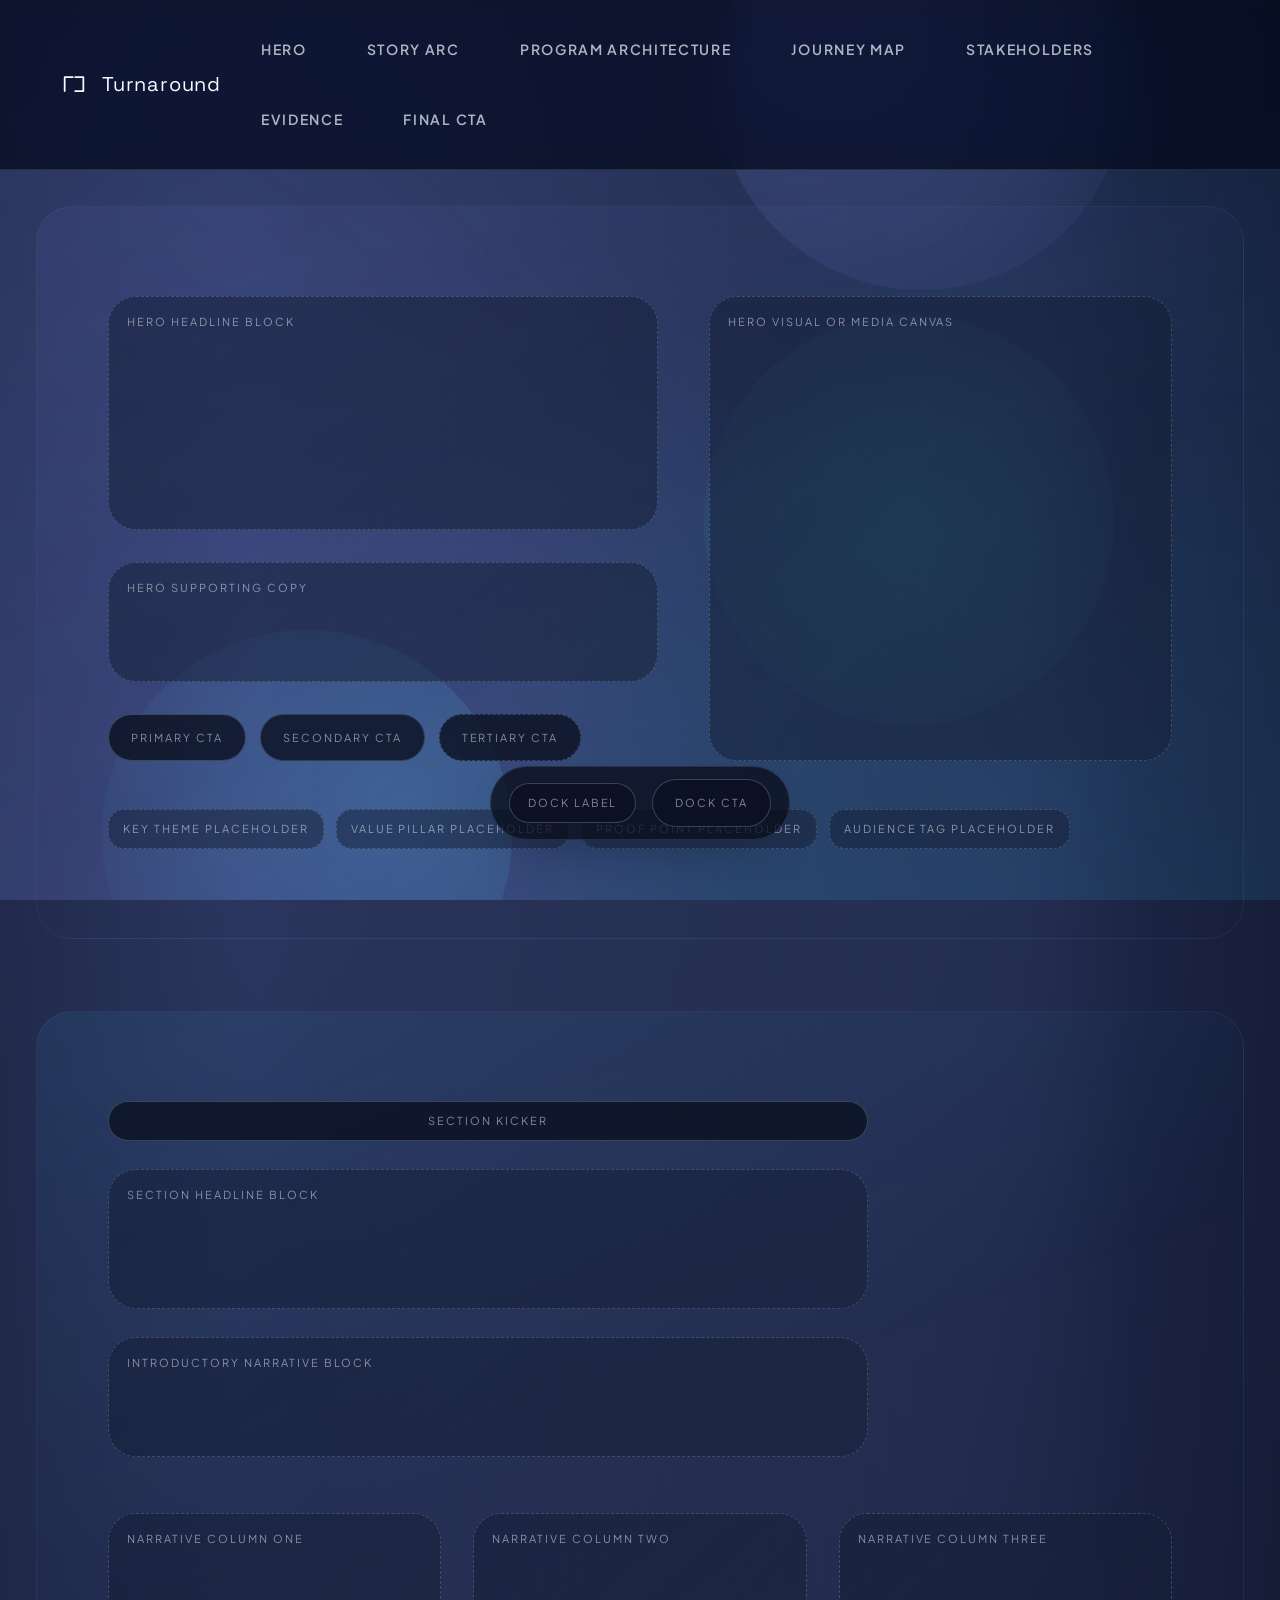
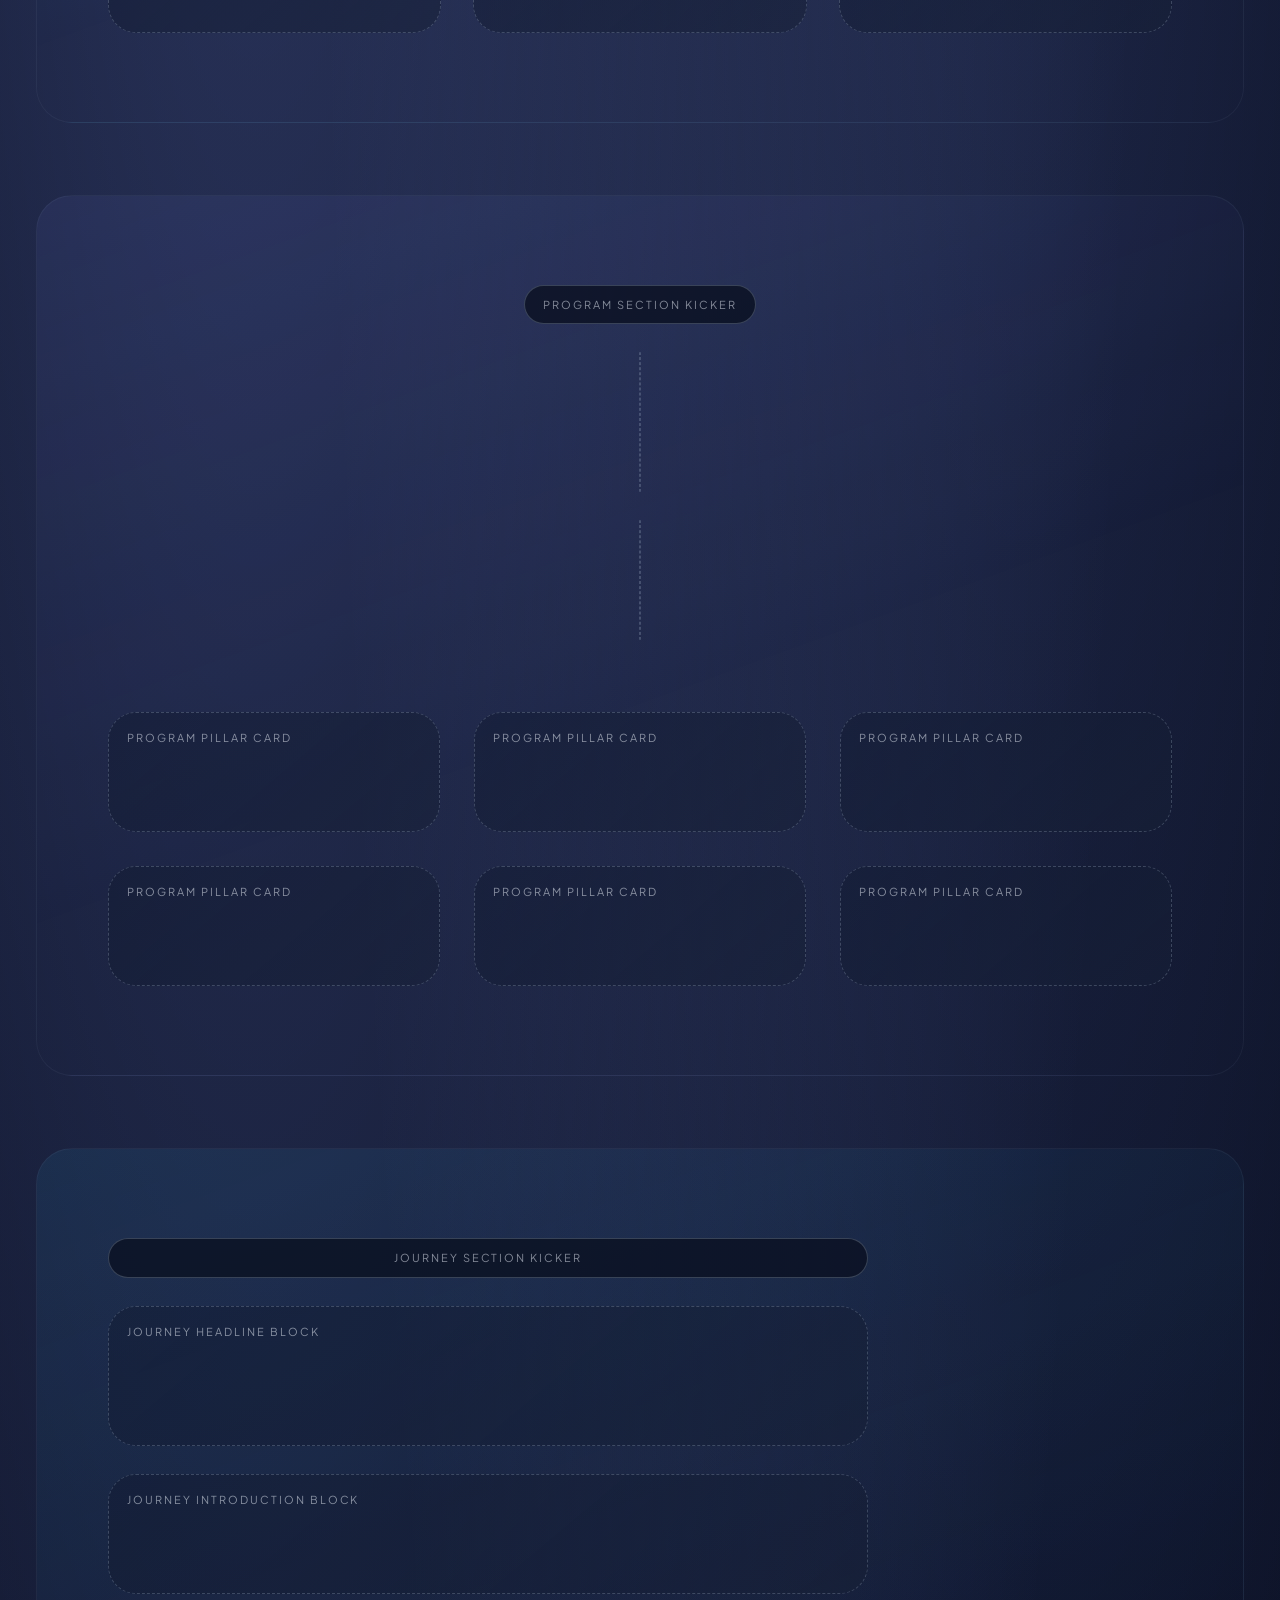
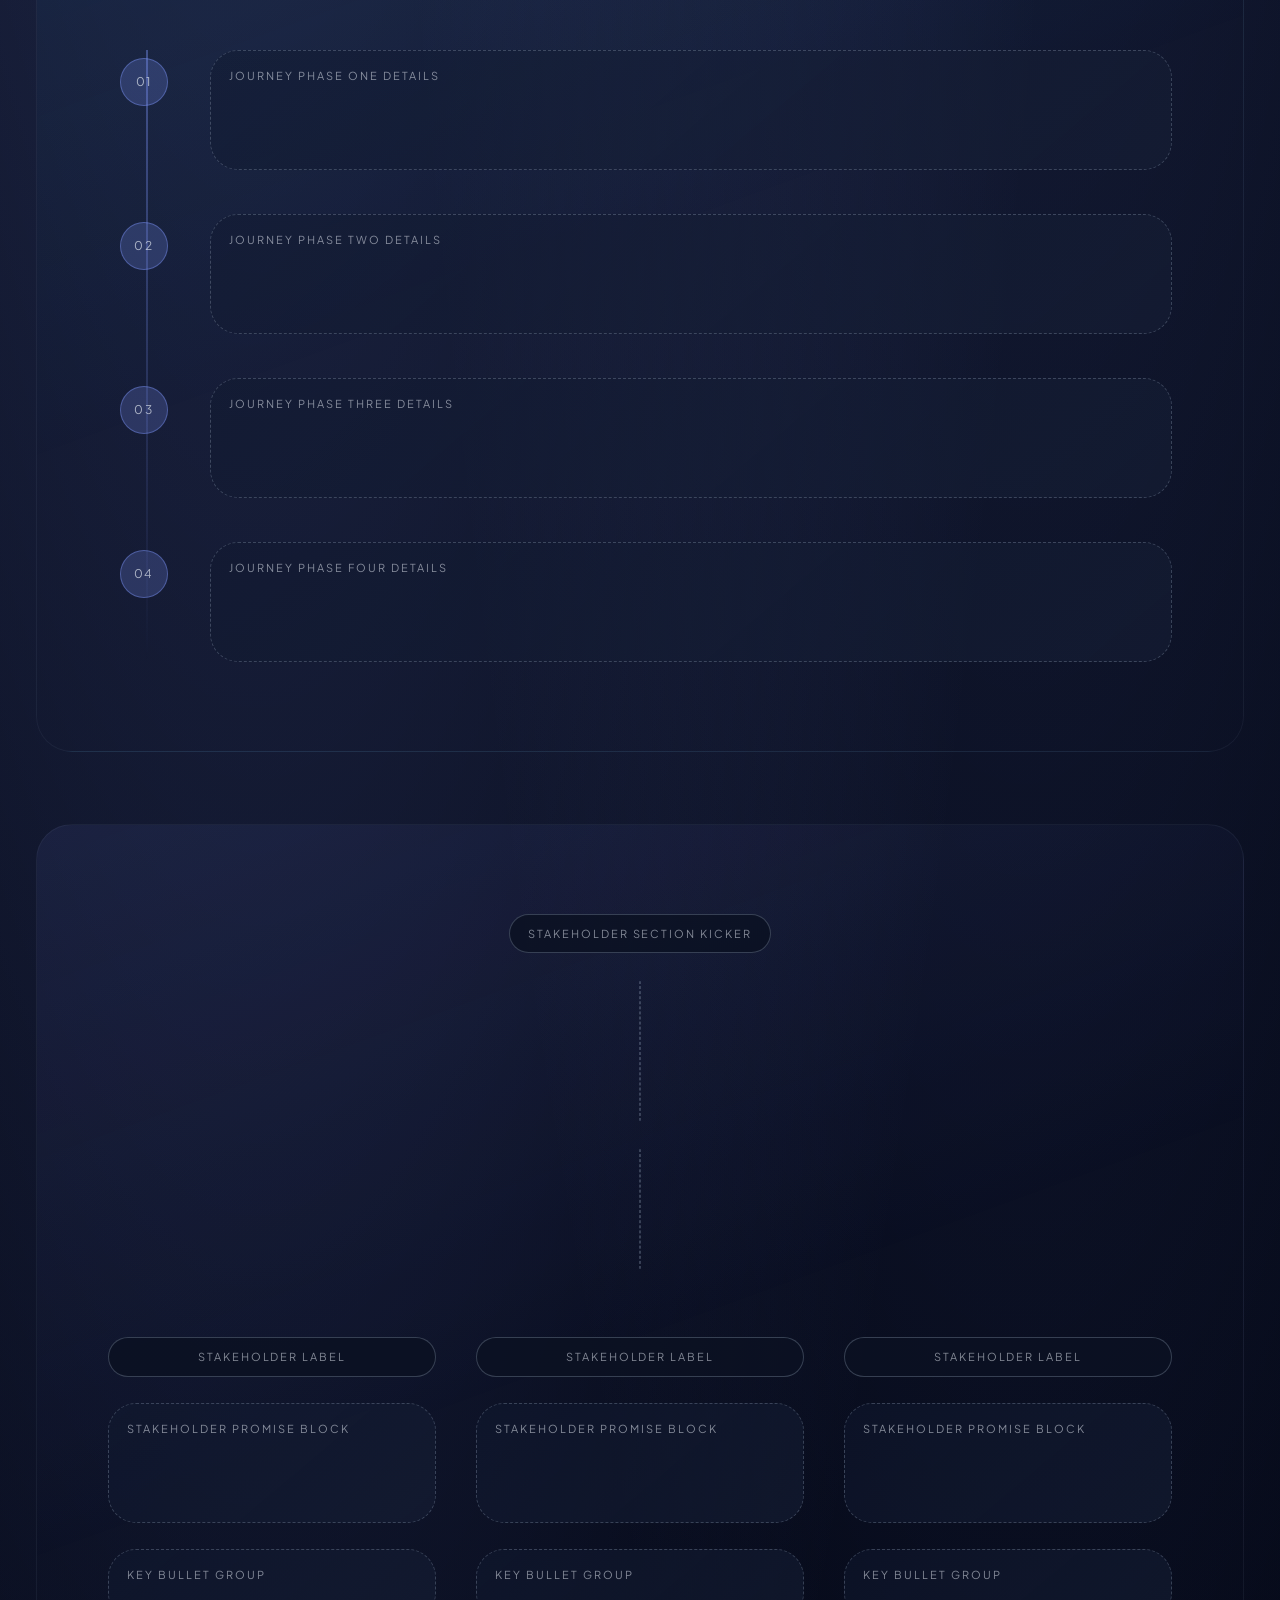
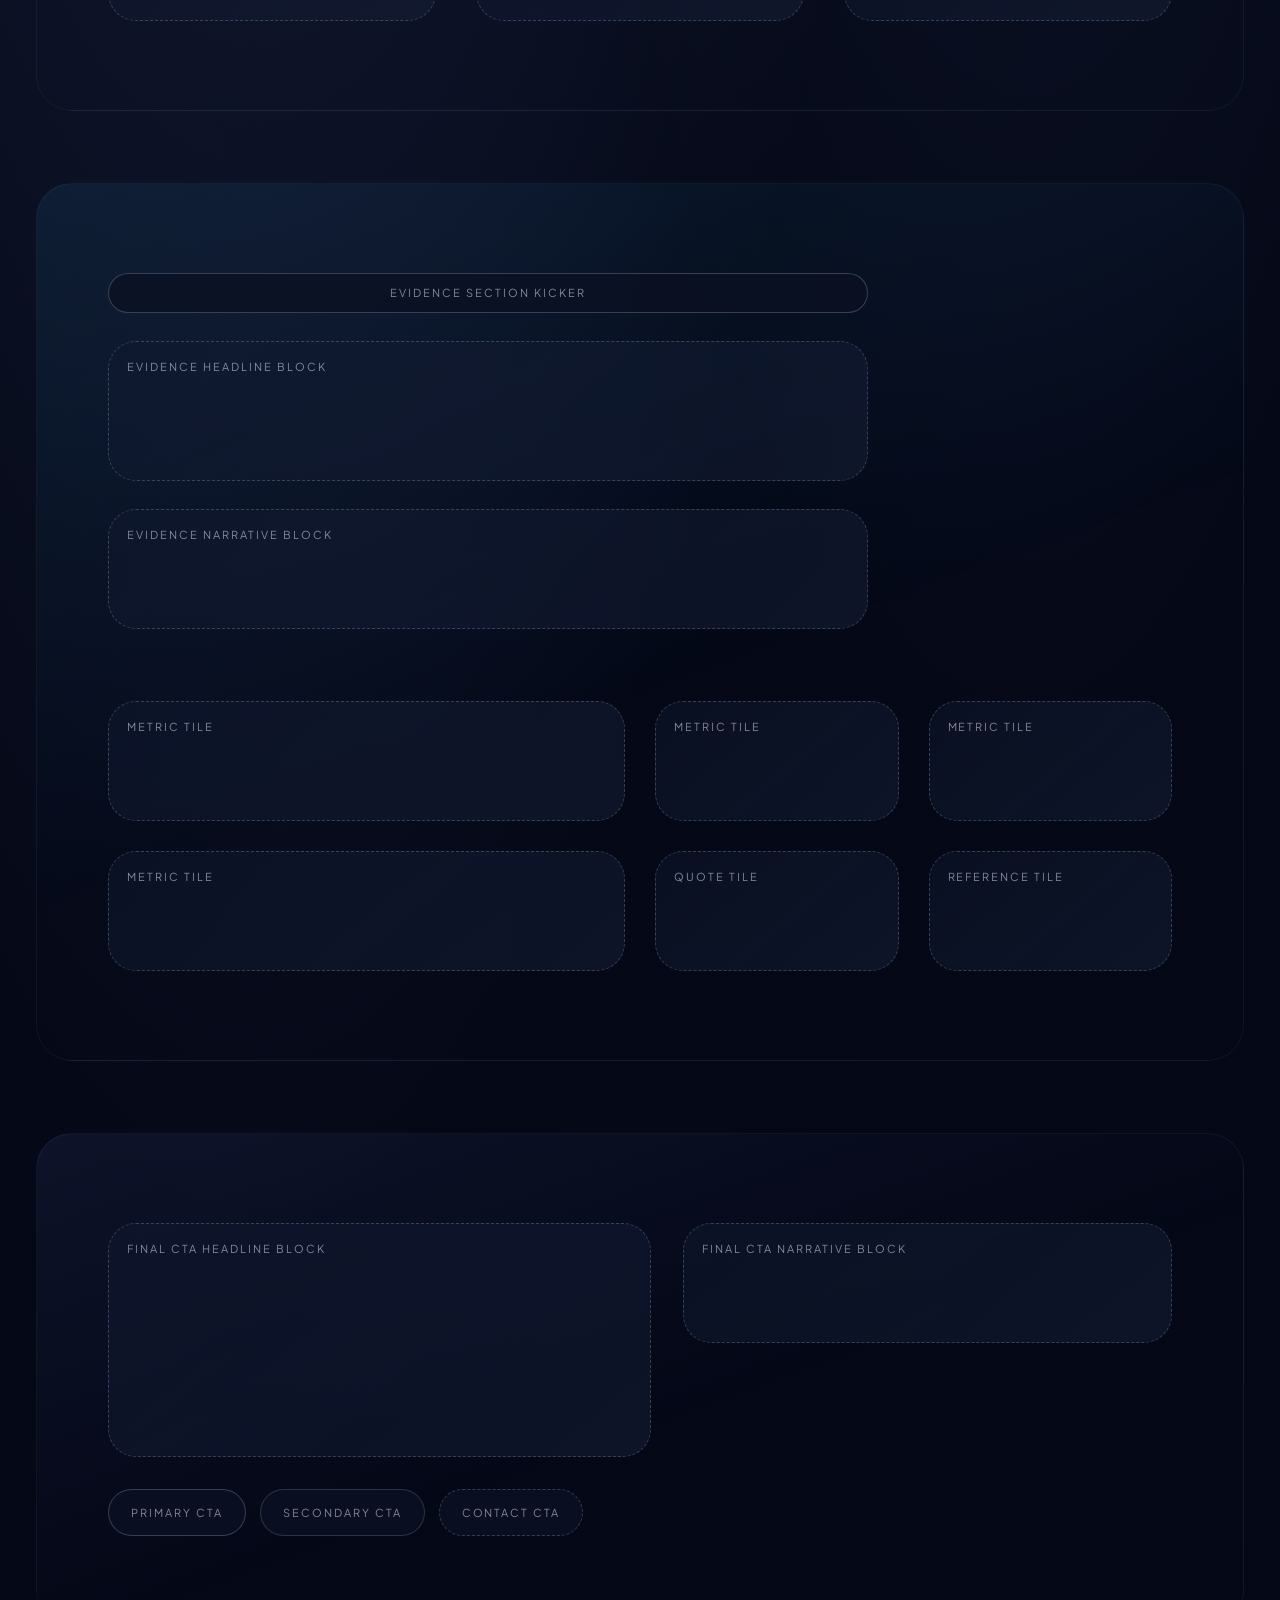
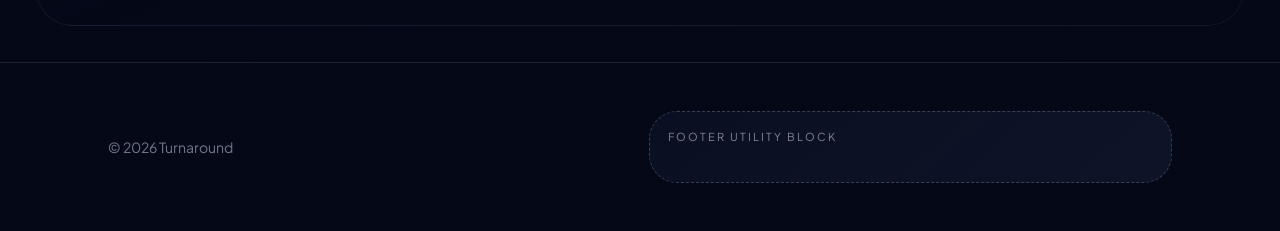
<file: site/index.html>
<!doctype html>
<html lang="en">
<head>
  <meta charset="utf-8" />
  <meta name="viewport" content="width=device-width, initial-scale=1" />
  <title>Turnaround · Placeholder Experience</title>
  <meta name="description" content="Placeholder description for the Turnaround website experience." />
  <link rel="icon" href="turnaround-favicon.png" type="image/png" />
  <link href="https://fonts.googleapis.com/css2?family=Plus+Jakarta+Sans:wght@400;500;600;700&family=Space+Grotesk:wght@600;700&display=swap" rel="stylesheet" />
  <style>
    :root {
      color-scheme: dark;
      --page: #050917;
      --surface: rgba(16, 25, 48, 0.62);
      --surface-strong: rgba(23, 32, 55, 0.82);
      --accent: #8098ff;
      --glow: rgba(122, 149, 255, 0.42);
      --stroke: rgba(148, 163, 184, 0.32);
      --text-primary: #f8faff;
      --text-muted: #94a3b8;
      --max-width: 1160px;
      --radius-lg: 28px;
      --radius-md: 20px;
      --radius-sm: 14px;
      --shadow-soft: 0 32px 70px -40px rgba(15, 23, 42, 0.75);
      --transition-snappy: cubic-bezier(0.38, 0.15, 0.35, 0.95);
    }

    *, *::before, *::after { box-sizing: border-box; }

    html { scroll-behavior: smooth; }

    body {
      margin: 0;
      font-family: "Plus Jakarta Sans", system-ui, -apple-system, "Segoe UI", sans-serif;
      color: var(--text-primary);
      background-color: var(--page);
      background-image:
        radial-gradient(120% 140% at 20% 10%, color-mix(in srgb, var(--accent) 32%, transparent), transparent 58%),
        radial-gradient(90% 120% at 80% 10%, color-mix(in srgb, var(--glow) 55%, transparent), transparent 62%),
        radial-gradient(140% 160% at 50% 50%, color-mix(in srgb, var(--page) 80%, #010314 20%), color-mix(in srgb, var(--page) 98%, #020617 2%));
      background-blend-mode: screen, screen, normal;
      min-height: 100vh;
      line-height: 1.6;
      -webkit-font-smoothing: antialiased;
      -moz-osx-font-smoothing: grayscale;
      overflow-x: hidden;
    }

    a { color: inherit; }

    body.nav-open { overflow: hidden; }

    .container { max-width: var(--max-width); margin: 0 auto; padding: 0 clamp(20px, 4vw, 48px); }

    .progress {
      position: fixed;
      inset: 0 0 auto 0;
      height: 3px;
      z-index: 80;
      background: linear-gradient(90deg, rgba(128, 152, 255, 0.8), rgba(56, 189, 248, 0.9));
      transform-origin: 0 50%;
      transform: scaleX(0);
    }

    .backdrop {
      position: fixed;
      inset: 0;
      pointer-events: none;
      z-index: -3;
      overflow: hidden;
    }

    .backdrop::before {
      content: "";
      position: absolute;
      inset: -40%;
      background: conic-gradient(from 180deg at 50% 50%, rgba(128, 152, 255, 0.25), transparent 55%, rgba(56, 189, 248, 0.18));
      filter: blur(120px);
      transform: rotate(8deg);
    }

    .grid-overlay {
      position: absolute;
      inset: 0;
      background-image: linear-gradient(rgba(148, 163, 184, 0.08) 1px, transparent 1px),
        linear-gradient(90deg, rgba(148, 163, 184, 0.08) 1px, transparent 1px);
      background-size: 120px 120px;
      opacity: 0.18;
    }

    .orb {
      position: absolute;
      width: clamp(220px, 32vw, 420px);
      height: clamp(220px, 32vw, 420px);
      border-radius: 50%;
      filter: blur(0px);
      opacity: 0.38;
      animation: float 14s ease-in-out infinite;
      mix-blend-mode: screen;
    }

    .orb.one { top: -120px; right: 12%; background: radial-gradient(circle at 30% 30%, rgba(129, 140, 248, 0.62), rgba(129, 140, 248, 0)); animation-delay: -4s; }
    .orb.two { bottom: -140px; left: 8%; background: radial-gradient(circle at 70% 40%, rgba(56, 189, 248, 0.5), rgba(56, 189, 248, 0)); animation-duration: 18s; }
    .orb.three { top: 35%; left: 55%; background: radial-gradient(circle at 50% 50%, rgba(45, 212, 191, 0.45), rgba(45, 212, 191, 0)); animation-delay: -9s; }

    @keyframes float {
      0%, 100% { transform: translate3d(0, 0, 0) scale(1); }
      40% { transform: translate3d(12px, -20px, 0) scale(1.04); }
      70% { transform: translate3d(-16px, 18px, 0) scale(0.98); }
    }

    header {
      position: sticky;
      top: 0;
      z-index: 70;
      backdrop-filter: saturate(160%) blur(18px);
      background: rgba(5, 9, 23, 0.72);
      border-bottom: 1px solid rgba(148, 163, 184, 0.18);
      transition: transform 0.35s var(--transition-snappy), background 0.35s var(--transition-snappy);
    }

    .nav {
      position: relative;
      display: flex;
      align-items: center;
      justify-content: space-between;
      padding: clamp(16px, 3vw, 28px) 0;
      gap: 24px;
    }

    .nav-toggle {
      display: none;
      align-items: center;
      justify-content: center;
      width: 44px;
      height: 44px;
      border-radius: 999px;
      border: 1px solid rgba(148, 163, 184, 0.28);
      background: rgba(10, 14, 28, 0.82);
      color: inherit;
      cursor: pointer;
      transition: transform 0.3s var(--transition-snappy), border-color 0.3s var(--transition-snappy), background 0.3s var(--transition-snappy);
    }

    .nav-toggle:hover { transform: translateY(-1px); border-color: rgba(129, 140, 248, 0.5); }
    .nav-toggle:active { transform: scale(0.96); }

    .nav-toggle span {
      display: block;
      width: 18px;
      height: 2px;
      background: rgba(226, 232, 240, 0.85);
      border-radius: 999px;
      transition: transform 0.3s var(--transition-snappy), opacity 0.3s var(--transition-snappy);
    }

    .nav-toggle span + span { margin-top: 5px; }

    .nav-toggle[aria-expanded="true"] span:nth-child(1) { transform: translateY(7px) rotate(45deg); }
    .nav-toggle[aria-expanded="true"] span:nth-child(2) { opacity: 0; }
    .nav-toggle[aria-expanded="true"] span:nth-child(3) { transform: translateY(-7px) rotate(-45deg); }

    .brand {
      display: flex;
      align-items: center;
      gap: 14px;
      font-family: "Space Grotesk", sans-serif;
      font-size: 20px;
      letter-spacing: 0.04em;
    }

    .brand svg { width: 28px; height: 28px; }

    nav ul { display: flex; gap: clamp(12px, 2.6vw, 28px); margin: 0; padding: 0; list-style: none; flex-wrap: wrap; }

    nav a {
      position: relative;
      display: inline-flex;
      align-items: center;
      gap: 10px;
      padding: 10px 16px;
      border-radius: 999px;
      font-size: 14px;
      font-weight: 600;
      text-decoration: none;
      text-transform: uppercase;
      letter-spacing: 0.12em;
      color: rgba(226, 232, 240, 0.76);
      transition: color 0.3s var(--transition-snappy), background 0.3s var(--transition-snappy), transform 0.3s var(--transition-snappy);
    }

    nav a::after {
      content: "";
      position: absolute;
      inset: 0;
      border-radius: inherit;
      background: linear-gradient(120deg, rgba(128, 152, 255, 0.28), rgba(56, 189, 248, 0.18));
      opacity: 0;
      transition: opacity 0.3s var(--transition-snappy);
    }

    nav a span { position: relative; z-index: 1; }

    nav a:hover { color: #f8faff; transform: translateY(-1px); }
    nav a:hover::after { opacity: 0.35; }
    nav a.active { color: #f8faff; }
    nav a.active::after { opacity: 0.5; }

    .visually-hidden {
      position: absolute;
      width: 1px;
      height: 1px;
      padding: 0;
      margin: -1px;
      overflow: hidden;
      clip: rect(0, 0, 0, 0);
      white-space: nowrap;
      border: 0;
    }

    main { position: relative; z-index: 1; }

    .panel {
      position: relative;
      padding: clamp(88px, 14vh, 160px) 0;
    }

    .panel::before {
      content: "";
      position: absolute;
      inset: clamp(12px, 3vw, 36px);
      border-radius: calc(var(--radius-lg) + 8px);
      background: linear-gradient(140deg, rgba(148, 163, 184, 0.08), transparent 55%);
      border: 1px solid rgba(148, 163, 184, 0.12);
      pointer-events: none;
      opacity: 0.7;
    }

    .panel:nth-child(odd)::before { background: linear-gradient(160deg, rgba(129, 140, 248, 0.12), transparent 58%); }
    .panel:nth-child(even)::before { background: linear-gradient(160deg, rgba(56, 189, 248, 0.12), transparent 58%); }

    .panel-inner { position: relative; }

    .hero-grid {
      display: grid;
      gap: clamp(28px, 4vw, 52px);
      align-items: stretch;
    }

    @media (min-width: 960px) {
      .hero-grid { grid-template-columns: minmax(0, 0.95fr) minmax(0, 0.8fr); }
    }

    .hero-copy { display: grid; gap: clamp(18px, 3vw, 32px); align-content: start; }

    .cta-grid {
      display: flex;
      flex-wrap: wrap;
      gap: 14px;
    }

    .hero-tags {
      display: flex;
      flex-wrap: wrap;
      gap: 12px;
      margin-top: clamp(28px, 4vw, 48px);
    }

    .section-lead {
      display: grid;
      gap: clamp(16px, 3vw, 28px);
      max-width: 760px;
    }

    .section-lead.align-center { text-align: center; margin: 0 auto; }

    .section-lead.align-center .placeholder-block,
    .section-lead.align-center .placeholder-pill { margin-left: auto; margin-right: auto; }

    .column-grid {
      display: grid;
      gap: clamp(18px, 3vw, 32px);
      margin-top: clamp(36px, 5vw, 56px);
    }

    @media (min-width: 960px) {
      .column-grid { grid-template-columns: repeat(3, minmax(0, 1fr)); }
    }

    .feature-grid {
      display: grid;
      gap: clamp(20px, 3vw, 34px);
      margin-top: clamp(40px, 6vw, 72px);
    }

    @media (min-width: 900px) {
      .feature-grid { grid-template-columns: repeat(3, minmax(0, 1fr)); }
    }

    .timeline {
      margin: clamp(36px, 5vw, 56px) 0 0;
      padding: 0;
      list-style: none;
      position: relative;
    }

    .timeline::before {
      content: "";
      position: absolute;
      left: clamp(12px, 3vw, 40px);
      top: 0;
      bottom: 0;
      width: 2px;
      background: linear-gradient(180deg, rgba(128, 152, 255, 0.4), transparent);
    }

    .timeline li {
      position: relative;
      padding-left: clamp(48px, 8vw, 120px);
      margin-bottom: clamp(28px, 4vw, 44px);
    }

    .timeline li:last-child { margin-bottom: 0; }

    .timeline li::before {
      content: attr(data-phase);
      position: absolute;
      left: clamp(-2px, calc(3vw - 12px), 12px);
      top: 8px;
      width: clamp(34px, 4vw, 48px);
      height: clamp(34px, 4vw, 48px);
      border-radius: 50%;
      background: rgba(128, 152, 255, 0.22);
      border: 1px solid rgba(128, 152, 255, 0.4);
      display: grid;
      place-items: center;
      font-size: 12px;
      letter-spacing: 0.16em;
      text-transform: uppercase;
      color: rgba(226, 232, 240, 0.7);
    }

    .stakeholder-grid {
      display: grid;
      gap: clamp(24px, 4vw, 40px);
      margin-top: clamp(40px, 6vw, 68px);
    }

    @media (min-width: 960px) {
      .stakeholder-grid { grid-template-columns: repeat(3, minmax(0, 1fr)); }
    }

    .stack-card {
      display: grid;
      gap: clamp(16px, 2.6vw, 26px);
    }

    .mosaic-grid {
      display: grid;
      gap: clamp(18px, 3vw, 30px);
      margin-top: clamp(40px, 6vw, 72px);
    }

    @media (min-width: 960px) {
      .mosaic-grid { grid-template-columns: repeat(4, minmax(0, 1fr)); }
    }

    .mosaic-grid .placeholder-block:nth-child(1) { grid-column: span 2; }
    .mosaic-grid .placeholder-block:nth-child(4) { grid-column: span 2; }

    .final-grid {
      display: grid;
      gap: clamp(20px, 3vw, 32px);
      align-items: start;
    }

    @media (min-width: 900px) {
      .final-grid { grid-template-columns: minmax(0, 1fr) minmax(0, 0.9fr); }
    }

    .cta-dock {
      position: fixed;
      inset: auto clamp(20px, 4vw, 48px) clamp(24px, 5vw, 60px) clamp(20px, 4vw, 48px);
      display: flex;
      justify-content: center;
      z-index: 60;
      pointer-events: none;
      transition: transform 0.35s var(--transition-snappy), opacity 0.35s ease;
      will-change: transform, opacity;
    }

    .cta-dock-inner {
      display: flex;
      align-items: center;
      gap: 16px;
      padding: 12px 18px;
      border-radius: 999px;
      background: rgba(10, 14, 28, 0.78);
      border: 1px solid rgba(148, 163, 184, 0.18);
      box-shadow: 0 24px 48px -28px rgba(15, 23, 42, 0.9);
      pointer-events: auto;
      backdrop-filter: blur(16px);
    }

    .cta-dock-inner .placeholder-pill { margin: 0; }

    .cta-dock.is-hidden { transform: translateY(110%); opacity: 0; }

    footer {
      position: relative;
      border-top: 1px solid rgba(148, 163, 184, 0.16);
      padding: clamp(24px, 4vw, 48px) 0;
      color: rgba(148, 163, 184, 0.72);
      font-size: 14px;
    }

    footer .footer-grid {
      display: grid;
      gap: 18px;
      align-items: center;
    }

    @media (min-width: 720px) {
      footer .footer-grid { grid-template-columns: repeat(2, minmax(0, 1fr)); }
    }

    .placeholder-block,
    .placeholder-pill,
    .placeholder-chip {
      position: relative;
      border-radius: var(--radius-lg);
      border: 1px dashed rgba(148, 163, 184, 0.32);
      background: linear-gradient(140deg, color-mix(in srgb, var(--surface) 75%, transparent), color-mix(in srgb, var(--surface-strong) 65%, transparent));
      overflow: hidden;
      min-height: 96px;
      display: flex;
      align-items: center;
      justify-content: center;
      isolation: isolate;
      transition: transform 0.45s var(--transition-snappy), border-color 0.45s var(--transition-snappy);
      --pointer-x: 50%;
      --pointer-y: 50%;
    }

    .placeholder-block::before,
    .placeholder-pill::before,
    .placeholder-chip::before {
      content: attr(data-label);
      position: absolute;
      top: 16px;
      left: 18px;
      font-size: 11px;
      letter-spacing: 0.18em;
      text-transform: uppercase;
      color: rgba(226, 232, 240, 0.55);
      pointer-events: none;
    }

    .placeholder-block::after,
    .placeholder-pill::after,
    .placeholder-chip::after {
      content: "";
      position: absolute;
      inset: -2px;
      background: radial-gradient(circle at var(--pointer-x) var(--pointer-y), color-mix(in srgb, var(--accent) 60%, transparent), transparent 62%);
      opacity: 0;
      transition: opacity 0.45s var(--transition-snappy);
      mix-blend-mode: screen;
      pointer-events: none;
    }

    .placeholder-block:hover,
    .placeholder-pill:hover,
    .placeholder-chip:hover {
      transform: translateY(-2px) scale(1.01);
      border-color: rgba(129, 140, 248, 0.48);
    }

    .placeholder-block:hover::after,
    .placeholder-pill:hover::after,
    .placeholder-chip:hover::after { opacity: 1; }

    .placeholder-block.small { min-height: 72px; }
    .placeholder-block.medium { min-height: 120px; }
    .placeholder-block.tall { min-height: 220px; }
    .placeholder-block.huge { min-height: clamp(180px, 26vh, 320px); }
    .placeholder-block.heading { min-height: 140px; }
    .placeholder-block.visual { min-height: clamp(240px, 34vh, 360px); }

    .placeholder-pill {
      min-height: auto;
      padding: 14px 22px;
      border-radius: 999px;
      background: rgba(12, 18, 35, 0.82);
      border-style: solid;
    }

    .placeholder-pill::before { position: static; inset: auto; font-size: 11px; }

    .placeholder-pill::after { inset: -20%; border-radius: inherit; }

    .placeholder-pill.small { padding: 10px 18px; font-size: 12px; }

    .placeholder-pill.muted { border-color: rgba(148, 163, 184, 0.24); }

    .placeholder-pill.ghost { border-style: dashed; }

    .placeholder-chip {
      min-height: auto;
      padding: 10px 14px;
      border-radius: 16px;
      font-size: 11px;
      letter-spacing: 0.14em;
    }

    .placeholder-chip::before { position: static; inset: auto; }

    .placeholder-chip::after { inset: -30%; border-radius: inherit; }

    .placeholder-divider {
      width: 100%;
      height: 1px;
      background: linear-gradient(90deg, transparent, rgba(148, 163, 184, 0.3), transparent);
      margin: clamp(24px, 3vw, 36px) 0;
    }

    .to-top {
      position: fixed;
      right: clamp(18px, 3.5vw, 40px);
      bottom: clamp(18px, 3.5vw, 40px);
      width: 46px;
      height: 46px;
      border-radius: 50%;
      border: 1px solid rgba(148, 163, 184, 0.28);
      background: rgba(6, 12, 28, 0.75);
      color: rgba(248, 250, 255, 0.88);
      font-size: 18px;
      cursor: pointer;
      display: grid;
      place-items: center;
      box-shadow: var(--shadow-soft);
      opacity: 0;
      transform: translateY(12px);
      pointer-events: none;
      transition: opacity 0.35s ease, transform 0.35s ease, background 0.35s ease;
    }

    .to-top:hover { background: rgba(128, 152, 255, 0.28); }
    .to-top.visible { opacity: 1; transform: translateY(0); pointer-events: auto; }

    @media (max-width: 720px) {
      header { background: rgba(5, 9, 23, 0.86); }
      .nav { gap: 16px; padding: 12px 0; }
      .brand { font-size: 17px; }
      .brand svg { width: 24px; height: 24px; }
      .nav-toggle { display: inline-flex; }
      nav {
        position: absolute;
        top: calc(100% + 12px);
        left: 0;
        right: 0;
        padding: 18px;
        border-radius: var(--radius-md);
        background: rgba(8, 12, 26, 0.92);
        border: 1px solid rgba(148, 163, 184, 0.26);
        box-shadow: 0 28px 68px -42px rgba(15, 23, 42, 0.88);
        opacity: 0;
        transform: translateY(-8px) scale(0.98);
        pointer-events: none;
        transition: opacity 0.3s var(--transition-snappy), transform 0.3s var(--transition-snappy);
        z-index: 10;
      }
      nav[data-open="true"] {
        opacity: 1;
        transform: translateY(0) scale(1);
        pointer-events: auto;
      }
      nav ul {
        flex-direction: column;
        align-items: stretch;
        gap: 10px;
      }
      nav a {
        width: 100%;
        justify-content: center;
        text-align: center;
        padding: 12px 16px;
        letter-spacing: 0.06em;
        font-size: 13px;
      }
      .panel { padding: clamp(56px, 18vh, 120px) 0; }
      .panel::before { inset: clamp(8px, 6vw, 28px); }
      .hero-tags { margin-top: clamp(24px, 12vw, 36px); }
      .placeholder-block.huge { min-height: 140px; }
      .placeholder-block.heading { min-height: 120px; }
      .placeholder-block.visual { min-height: 220px; }
      .cta-grid { flex-direction: column; align-items: stretch; }
      .timeline::before { left: 12px; }
      .timeline li { padding-left: 64px; }
      .timeline li::before { left: 0; }
      .cta-dock { inset: auto 12px clamp(20px, 8vw, 40px) 12px; }
      .cta-dock-inner {
        width: 100%;
        justify-content: space-between;
        gap: 12px;
        padding: 10px 16px;
      }
      .cta-dock-inner .placeholder-pill { flex: 1; }
    }

    @media (max-width: 480px) {
      .container { padding: 0 clamp(16px, 6vw, 28px); }
      .hero-tags { gap: 8px; }
      .placeholder-block.visual { min-height: 200px; }
      .placeholder-block.huge { min-height: 130px; }
    }
  </style>
</head>
<body>
  <div class="progress" id="progress"></div>
  <div class="backdrop" aria-hidden="true">
    <div class="grid-overlay"></div>
    <div class="orb one"></div>
    <div class="orb two"></div>
    <div class="orb three"></div>
  </div>

  <header>
    <div class="container nav">
      <div class="brand" aria-label="Turnaround">
        <svg viewBox="0 0 48 48" fill="none" stroke="currentColor" stroke-width="3" stroke-linecap="round" stroke-linejoin="round" aria-hidden="true">
          <path d="M8 36 L8 12 L22 12" />
          <path d="M26 12 L40 12 L40 36 L26 36" />
        </svg>
        <span>Turnaround</span>
      </div>
      <button class="nav-toggle" id="navToggle" type="button" aria-expanded="false" aria-controls="primaryNav" aria-label="Toggle navigation">
        <span></span>
        <span></span>
        <span></span>
      </button>
      <nav id="primaryNav" aria-label="Primary" data-open="false">
        <ul>
          <li><a href="#hero"><span>Hero</span></a></li>
          <li><a href="#story"><span>Story Arc</span></a></li>
          <li><a href="#architecture"><span>Program Architecture</span></a></li>
          <li><a href="#journey"><span>Journey Map</span></a></li>
          <li><a href="#stakeholders"><span>Stakeholders</span></a></li>
          <li><a href="#proof"><span>Evidence</span></a></li>
          <li><a href="#cta"><span>Final CTA</span></a></li>
        </ul>
      </nav>
    </div>
  </header>

  <main>
    <section id="hero" class="panel" data-theme='{"page":"#060b19","surface":"rgba(38,26,62,0.58)","surfaceStrong":"rgba(53,38,92,0.82)","accent":"#b388ff","glow":"rgba(202,161,255,0.45)"}'>
      <div class="container panel-inner">
        <div class="hero-grid">
          <div class="hero-copy">
            <div class="placeholder-block huge" data-label="Hero headline block"></div>
            <div class="placeholder-block medium" data-label="Hero supporting copy"></div>
            <div class="cta-grid">
              <span class="placeholder-pill" data-label="Primary CTA"></span>
              <span class="placeholder-pill muted" data-label="Secondary CTA"></span>
              <span class="placeholder-pill ghost" data-label="Tertiary CTA"></span>
            </div>
          </div>
          <div class="placeholder-block visual" data-label="Hero visual or media canvas"></div>
        </div>
        <div class="hero-tags">
          <span class="placeholder-chip" data-label="Key theme placeholder"></span>
          <span class="placeholder-chip" data-label="Value pillar placeholder"></span>
          <span class="placeholder-chip" data-label="Proof point placeholder"></span>
          <span class="placeholder-chip" data-label="Audience tag placeholder"></span>
        </div>
      </div>
    </section>

    <section id="story" class="panel" data-theme='{"page":"#05101f","surface":"rgba(20,48,74,0.52)","surfaceStrong":"rgba(23,60,92,0.8)","accent":"#54d6ff","glow":"rgba(84,214,255,0.38)"}'>
      <div class="container panel-inner">
        <div class="section-lead">
          <span class="placeholder-pill small" data-label="Section kicker"></span>
          <div class="placeholder-block heading" data-label="Section headline block"></div>
          <div class="placeholder-block medium" data-label="Introductory narrative block"></div>
        </div>
        <div class="column-grid">
          <div class="placeholder-block medium" data-label="Narrative column one"></div>
          <div class="placeholder-block medium" data-label="Narrative column two"></div>
          <div class="placeholder-block medium" data-label="Narrative column three"></div>
        </div>
      </div>
    </section>

    <section id="architecture" class="panel" data-theme='{"page":"#080b1d","surface":"rgba(28,33,73,0.54)","surfaceStrong":"rgba(35,42,88,0.8)","accent":"#5fe4c5","glow":"rgba(95,228,197,0.4)"}'>
      <div class="container panel-inner">
        <div class="section-lead align-center">
          <span class="placeholder-pill small" data-label="Program section kicker"></span>
          <div class="placeholder-block heading" data-label="Program architecture headline"></div>
          <div class="placeholder-block medium" data-label="Program introduction block"></div>
        </div>
        <div class="feature-grid">
          <div class="placeholder-block medium" data-label="Program pillar card"></div>
          <div class="placeholder-block medium" data-label="Program pillar card"></div>
          <div class="placeholder-block medium" data-label="Program pillar card"></div>
          <div class="placeholder-block medium" data-label="Program pillar card"></div>
          <div class="placeholder-block medium" data-label="Program pillar card"></div>
          <div class="placeholder-block medium" data-label="Program pillar card"></div>
        </div>
      </div>
    </section>

    <section id="journey" class="panel" data-theme='{"page":"#070d1d","surface":"rgba(30,38,74,0.52)","surfaceStrong":"rgba(40,50,98,0.82)","accent":"#ffb454","glow":"rgba(255,180,84,0.36)"}'>
      <div class="container panel-inner">
        <div class="section-lead">
          <span class="placeholder-pill small" data-label="Journey section kicker"></span>
          <div class="placeholder-block heading" data-label="Journey headline block"></div>
          <div class="placeholder-block medium" data-label="Journey introduction block"></div>
        </div>
        <ol class="timeline">
          <li data-phase="01">
            <div class="placeholder-block medium" data-label="Journey phase one details"></div>
          </li>
          <li data-phase="02">
            <div class="placeholder-block medium" data-label="Journey phase two details"></div>
          </li>
          <li data-phase="03">
            <div class="placeholder-block medium" data-label="Journey phase three details"></div>
          </li>
          <li data-phase="04">
            <div class="placeholder-block medium" data-label="Journey phase four details"></div>
          </li>
        </ol>
      </div>
    </section>

    <section id="stakeholders" class="panel" data-theme='{"page":"#070b1a","surface":"rgba(35,28,64,0.52)","surfaceStrong":"rgba(44,32,86,0.8)","accent":"#87b2ff","glow":"rgba(135,178,255,0.38)"}'>
      <div class="container panel-inner">
        <div class="section-lead align-center">
          <span class="placeholder-pill small" data-label="Stakeholder section kicker"></span>
          <div class="placeholder-block heading" data-label="Stakeholder headline block"></div>
          <div class="placeholder-block medium" data-label="Stakeholder overview block"></div>
        </div>
        <div class="stakeholder-grid">
          <div class="stack-card">
            <span class="placeholder-pill small" data-label="Stakeholder label"></span>
            <div class="placeholder-block medium" data-label="Stakeholder promise block"></div>
            <div class="placeholder-block small" data-label="Key bullet group"></div>
          </div>
          <div class="stack-card">
            <span class="placeholder-pill small" data-label="Stakeholder label"></span>
            <div class="placeholder-block medium" data-label="Stakeholder promise block"></div>
            <div class="placeholder-block small" data-label="Key bullet group"></div>
          </div>
          <div class="stack-card">
            <span class="placeholder-pill small" data-label="Stakeholder label"></span>
            <div class="placeholder-block medium" data-label="Stakeholder promise block"></div>
            <div class="placeholder-block small" data-label="Key bullet group"></div>
          </div>
        </div>
      </div>
    </section>

    <section id="proof" class="panel" data-theme='{"page":"#050d16","surface":"rgba(16,40,54,0.5)","surfaceStrong":"rgba(20,56,74,0.78)","accent":"#64c7ff","glow":"rgba(100,199,255,0.34)"}'>
      <div class="container panel-inner">
        <div class="section-lead">
          <span class="placeholder-pill small" data-label="Evidence section kicker"></span>
          <div class="placeholder-block heading" data-label="Evidence headline block"></div>
          <div class="placeholder-block medium" data-label="Evidence narrative block"></div>
        </div>
        <div class="mosaic-grid">
          <div class="placeholder-block medium" data-label="Metric tile"></div>
          <div class="placeholder-block medium" data-label="Metric tile"></div>
          <div class="placeholder-block medium" data-label="Metric tile"></div>
          <div class="placeholder-block medium" data-label="Metric tile"></div>
          <div class="placeholder-block medium" data-label="Quote tile"></div>
          <div class="placeholder-block medium" data-label="Reference tile"></div>
        </div>
      </div>
    </section>

    <section id="cta" class="panel" data-theme='{"page":"#060a19","surface":"rgba(42,24,60,0.52)","surfaceStrong":"rgba(58,34,78,0.82)","accent":"#f687ff","glow":"rgba(246,135,255,0.4)"}'>
      <div class="container panel-inner">
        <div class="final-grid">
          <div class="placeholder-block huge" data-label="Final CTA headline block"></div>
          <div class="placeholder-block medium" data-label="Final CTA narrative block"></div>
          <div class="cta-grid">
            <span class="placeholder-pill" data-label="Primary CTA"></span>
            <span class="placeholder-pill muted" data-label="Secondary CTA"></span>
            <span class="placeholder-pill ghost" data-label="Contact CTA"></span>
          </div>
        </div>
      </div>
    </section>
  </main>

  <div class="cta-dock" aria-hidden="false">
    <div class="cta-dock-inner">
      <span class="placeholder-pill small" data-label="Dock label"></span>
      <span class="placeholder-pill" data-label="Dock CTA"></span>
    </div>
  </div>

  <footer>
    <div class="container footer-grid">
      <span>© <span id="year"></span> Turnaround</span>
      <div class="placeholder-block small" data-label="Footer utility block"></div>
    </div>
  </footer>

  <button class="to-top" id="toTop" aria-label="Back to top">↑</button>

  <script>
    const reduceMotion = window.matchMedia('(prefers-reduced-motion: reduce)').matches;
    const progressBar = document.getElementById('progress');
    const toTop = document.getElementById('toTop');

    const updateProgress = () => {
      const scrollable = document.documentElement.scrollHeight - window.innerHeight;
      const scrolled = scrollable > 0 ? window.scrollY / scrollable : 0;
      progressBar.style.transform = `scaleX(${scrolled})`;
    };

    updateProgress();
    window.addEventListener('scroll', updateProgress, { passive: true });

    const sections = [...document.querySelectorAll('main section')];
    const navLinks = [...document.querySelectorAll('nav a[href^="#"]')];
    const navToggle = document.getElementById('navToggle');
    const primaryNav = document.getElementById('primaryNav');
    const ctaDock = document.querySelector('.cta-dock');
    const mobileQuery = window.matchMedia('(max-width: 720px)');

    if (navToggle && primaryNav) {
      const closeNav = () => {
        navToggle.setAttribute('aria-expanded', 'false');
        primaryNav.dataset.open = 'false';
        document.body.classList.remove('nav-open');
      };

      navToggle.addEventListener('click', () => {
        const expanded = navToggle.getAttribute('aria-expanded') === 'true';
        const nextState = !expanded;
        navToggle.setAttribute('aria-expanded', String(nextState));
        primaryNav.dataset.open = String(nextState);
        document.body.classList.toggle('nav-open', nextState);
      });

      navLinks.forEach(link => {
        link.addEventListener('click', () => {
          if (mobileQuery.matches) {
            closeNav();
          }
        });
      });

      window.addEventListener('resize', () => {
        if (!mobileQuery.matches) {
          closeNav();
        }
      });

      document.addEventListener('keydown', event => {
        if (event.key === 'Escape') {
          closeNav();
        }
      });
    }

    const navObserver = new IntersectionObserver(entries => {
      entries.forEach(entry => {
        if (entry.isIntersecting) {
          navLinks.forEach(link => {
            const target = link.getAttribute('href');
            link.classList.toggle('active', target === `#${entry.target.id}`);
          });
        }
      });
    }, { rootMargin: '-50% 0% -40% 0%', threshold: 0.25 });

    sections.forEach(section => navObserver.observe(section));

    const applyTheme = theme => {
      if (!theme) return;
      const root = document.documentElement;
      if (theme.page) root.style.setProperty('--page', theme.page);
      if (theme.surface) root.style.setProperty('--surface', theme.surface);
      if (theme.surfaceStrong) root.style.setProperty('--surface-strong', theme.surfaceStrong);
      if (theme.accent) root.style.setProperty('--accent', theme.accent);
      if (theme.glow) root.style.setProperty('--glow', theme.glow);
    };

    const themeObserver = new IntersectionObserver(entries => {
      entries.forEach(entry => {
        if (entry.isIntersecting) {
          const raw = entry.target.dataset.theme;
          if (raw) {
            try { applyTheme(JSON.parse(raw)); } catch (err) { console.error('Theme parse error', err); }
          }
        }
      });
    }, { rootMargin: '-45% 0% -45% 0%', threshold: 0.35 });

    sections.forEach(section => themeObserver.observe(section));

    let lastScrollY = window.scrollY;

    const manageDockVisibility = () => {
      if (!ctaDock) return;
      if (!mobileQuery.matches) {
        ctaDock.classList.remove('is-hidden');
        lastScrollY = window.scrollY;
        return;
      }

      const currentY = window.scrollY;

      if (currentY <= 120) {
        ctaDock.classList.remove('is-hidden');
      } else if (currentY > lastScrollY + 6) {
        ctaDock.classList.add('is-hidden');
      } else if (currentY < lastScrollY - 6) {
        ctaDock.classList.remove('is-hidden');
      }

      lastScrollY = currentY;
    };

    manageDockVisibility();
    window.addEventListener('scroll', manageDockVisibility, { passive: true });
    if (typeof mobileQuery.addEventListener === 'function') {
      mobileQuery.addEventListener('change', manageDockVisibility);
    } else if (typeof mobileQuery.addListener === 'function') {
      mobileQuery.addListener(manageDockVisibility);
    }

    const toggleToTop = () => {
      if (window.scrollY > 420) {
        toTop.classList.add('visible');
      } else {
        toTop.classList.remove('visible');
      }
    };

    toggleToTop();
    window.addEventListener('scroll', toggleToTop, { passive: true });

    toTop.addEventListener('click', () => {
      window.scrollTo({ top: 0, behavior: reduceMotion ? 'auto' : 'smooth' });
    });

    document.getElementById('year').textContent = new Date().getFullYear();

    const interactivePlaceholders = document.querySelectorAll('.placeholder-block, .placeholder-pill, .placeholder-chip');

    interactivePlaceholders.forEach(el => {
      el.addEventListener('pointermove', event => {
        const rect = el.getBoundingClientRect();
        const x = ((event.clientX - rect.left) / rect.width) * 100;
        const y = ((event.clientY - rect.top) / rect.height) * 100;
        el.style.setProperty('--pointer-x', `${x}%`);
        el.style.setProperty('--pointer-y', `${y}%`);
      });

      el.addEventListener('pointerleave', () => {
        el.style.removeProperty('--pointer-x');
        el.style.removeProperty('--pointer-y');
      });
    });
  </script>
</body>
</html>
</file>
<file: game/styles.css>
:root {
  color-scheme: dark;
  --bg: #03050f;
  --panel-bg: rgba(6, 12, 24, 0.85);
  --panel-border: rgba(137, 181, 255, 0.24);
  --text-primary: #f3f6ff;
  --text-muted: rgba(233, 240, 255, 0.65);
  --accent: #7da6ff;
  --accent-strong: #c8d8ff;
  --path-highlight: rgba(111, 154, 255, 0.35);
  --artifact-color: rgba(125, 166, 255, 0.2);
  --artifact-border: rgba(166, 196, 255, 0.45);
  --danger: #ff8fa3;
  --success: #99f3d8;
  --scene-hue: 222;
  --scene-saturation: 62%;
  --scene-lightness: 18%;
  --transition-duration: 900ms;
  font-family: "Space Grotesk", "Segoe UI", sans-serif;
}

* {
  box-sizing: border-box;
}

body {
  margin: 0;
  min-height: 100vh;
  background: radial-gradient(
      circle at top,
      hsla(var(--scene-hue), var(--scene-saturation), calc(var(--scene-lightness) + 32%), 0.35),
      transparent 55%
    ),
    radial-gradient(
      circle at bottom,
      hsla(var(--scene-hue), calc(var(--scene-saturation) * 0.7), calc(var(--scene-lightness) + 12%), 0.55),
      transparent 65%
    ),
    hsl(var(--scene-hue), calc(var(--scene-saturation) * 0.6), calc(var(--scene-lightness) - 6%));
  color: var(--text-primary);
  display: flex;
  flex-direction: column;
  gap: clamp(1rem, 2vw, 2.5rem);
  transition: background 1.4s ease;
}

body::before {
  content: "";
  position: fixed;
  inset: 0;
  background: linear-gradient(
    160deg,
    rgba(40, 104, 255, 0.12),
    rgba(12, 32, 64, 0.65)
  );
  mix-blend-mode: screen;
  opacity: 0.5;
  pointer-events: none;
  transition: opacity 1s ease;
}

body.is-moving::before {
  opacity: 0.7;
}

.top-bar {
  display: flex;
  justify-content: space-between;
  align-items: center;
  padding: clamp(1rem, 2vw, 2rem) clamp(1.5rem, 4vw, 3rem);
  position: sticky;
  top: 0;
  z-index: 10;
  backdrop-filter: blur(12px);
}

.home-link {
  text-decoration: none;
  color: var(--accent-strong);
  font-weight: 600;
  letter-spacing: 0.03em;
  position: relative;
}

.home-link::after {
  content: "";
  position: absolute;
  left: 0;
  bottom: -0.25rem;
  width: 100%;
  height: 2px;
  background: linear-gradient(90deg, var(--accent), transparent);
  transform-origin: left;
  transform: scaleX(0);
  transition: transform 0.3s ease;
}

.home-link:focus-visible::after,
.home-link:hover::after {
  transform: scaleX(1);
}

.session-info {
  display: flex;
  flex-direction: column;
  gap: 0.25rem;
  text-align: right;
  font-size: 0.85rem;
  color: var(--text-muted);
}

.layout {
  display: grid;
  grid-template-columns: minmax(0, 1fr) minmax(260px, 28vw);
  gap: clamp(1rem, 3vw, 3rem);
  width: min(1200px, 96vw);
  margin: 0 auto;
  padding-bottom: 3rem;
}

.stage {
  background: var(--panel-bg);
  border: 1px solid var(--panel-border);
  border-radius: 18px;
  padding: clamp(1.5rem, 3vw, 2.5rem);
  display: grid;
  gap: clamp(1.5rem, 3vw, 2.5rem);
  box-shadow: 0 25px 45px rgba(12, 24, 48, 0.35);
  position: relative;
}

.viewport {
  width: 100%;
  height: clamp(360px, 45vh, 520px);
  border-radius: 16px;
  overflow: hidden;
  background: radial-gradient(circle at 50% 90%, rgba(19, 34, 55, 0.75), rgba(5, 7, 17, 0.95) 70%);
  position: relative;
}

.camera {
  width: 100%;
  height: 100%;
  perspective: 1100px;
}

.world {
  position: relative;
  width: 100%;
  height: 200%;
  transform-style: preserve-3d;
  transform-origin: bottom center;
  transform: rotateX(62deg) translateY(5%);
  transition: transform 1.4s ease;
}

body.is-moving .world {
  transform: rotateX(64deg) translateY(0%);
}

.path {
  position: absolute;
  bottom: -25%;
  left: 50%;
  transform: translateX(-50%);
  width: 70%;
  height: 160%;
  background:
    linear-gradient(90deg, rgba(82, 122, 255, 0.45), rgba(20, 33, 63, 0.35)),
    repeating-linear-gradient(
      0deg,
      rgba(180, 206, 255, 0.4),
      rgba(180, 206, 255, 0.4) 6%,
      transparent 6%,
      transparent 14%
    );
  border-radius: 0 0 32% 32% / 0 0 24% 24%;
  filter: drop-shadow(0 20px 45px rgba(54, 96, 174, 0.42));
  animation: path-flow 3s linear infinite;
  animation-play-state: paused;
}

body.is-moving .path {
  animation-play-state: running;
}

@keyframes path-flow {
  from {
    background-position: 0 0, 0 0;
  }
  to {
    background-position: 0 120%, 0 480%;
  }
}

.artifacts {
  position: absolute;
  inset: 0;
  display: grid;
  place-items: center;
  filter: blur(0.3px);
  animation: artifact-drift 12s ease-in-out infinite alternate;
}

.artifacts::before,
.artifacts::after {
  content: "";
  display: block;
  width: clamp(120px, 18vw, 220px);
  height: clamp(120px, 18vw, 220px);
  border-radius: 42%;
  background: radial-gradient(circle at 30% 30%, rgba(240, 248, 255, 0.35), transparent 60%);
  border: 1px solid var(--artifact-border);
  box-shadow: inset 0 0 40px rgba(200, 220, 255, 0.35);
  mix-blend-mode: screen;
}

.artifacts[data-variant="columns"]::before {
  border-radius: 18% 52% 24% 60%;
  transform: rotate(18deg) scaleX(0.85);
}

.artifacts[data-variant="columns"]::after {
  border-radius: 32% 52% 48% 68%;
  transform: translateY(-12%) scale(0.9);
}

.artifacts[data-variant="fragments"]::before {
  border-radius: 12% 68% 18% 58%;
  clip-path: polygon(12% 8%, 78% 0, 92% 68%, 22% 92%);
}

.artifacts[data-variant="fragments"]::after {
  border-radius: 48% 24% 62% 26%;
  clip-path: polygon(10% 22%, 94% 14%, 86% 86%, 8% 92%);
}

.artifacts[data-variant="wave"]::before {
  border-radius: 48% 56% 34% 52%;
  transform: skewY(8deg) scale(1.1);
}

.artifacts[data-variant="seed"]::before {
  border-radius: 36% 64% 28% 72%;
  transform: rotate(-24deg) scale(0.9);
}

.artifacts[data-variant="horizon"]::before {
  border-radius: 50%;
  transform: scale(1.15);
}

.artifacts[data-variant="horizon"]::after {
  border-radius: 48% 48% 16% 16%;
  transform: translateY(22%) scale(1.4, 0.55);
}

.artifacts[data-variant="glimmer"]::before {
  border-radius: 24% 24% 68% 68%;
  transform: rotate(32deg);
}

.artifacts[data-variant="glimmer"]::after {
  border-radius: 68% 68% 22% 22%;
  transform: rotate(-12deg) scale(0.82);
}

.artifacts::after {
  width: clamp(80px, 12vw, 160px);
  height: clamp(80px, 12vw, 160px);
  border-radius: 50%;
  opacity: 0.7;
}

@keyframes artifact-drift {
  0% {
    transform: translate3d(0, 2%, 0) scale(1);
    opacity: 0.8;
  }
  100% {
    transform: translate3d(0, -4%, 60px) scale(1.1);
    opacity: 0.5;
  }
}

.character {
  position: absolute;
  bottom: 24%;
  left: 50%;
  transform: translateX(-50%);
  width: clamp(64px, 9vw, 112px);
  height: clamp(64px, 9vw, 112px);
  background: radial-gradient(circle at 45% 30%, rgba(255, 255, 255, 0.95), rgba(97, 145, 255, 0.9) 45%, rgba(5, 10, 25, 0.9) 90%);
  border-radius: 58% 42% 60% 40%;
  box-shadow: 0 22px 35px rgba(18, 32, 64, 0.65);
  display: grid;
  place-items: center;
  transition: transform 0.6s ease;
}

.character::after {
  content: "";
  position: absolute;
  bottom: -12px;
  left: 50%;
  transform: translateX(-50%);
  width: 70%;
  height: 18px;
  background: radial-gradient(circle, rgba(20, 32, 60, 0.55), transparent 65%);
  filter: blur(4px);
}

.pulse {
  width: 40%;
  height: 40%;
  border-radius: 50%;
  background: rgba(255, 255, 255, 0.35);
  filter: blur(1px);
  animation: breathing 4.8s ease-in-out infinite;
}

body.is-moving .character {
  animation: stride 1s ease-in-out infinite;
}

body.is-moving .pulse {
  animation-duration: 2.4s;
}

@keyframes stride {
  0%,
  100% {
    transform: translateX(-50%) translateY(0);
  }
  50% {
    transform: translateX(-50%) translateY(-5%);
  }
}

@keyframes breathing {
  0%,
  100% {
    transform: scale(1);
    opacity: 0.4;
  }
  50% {
    transform: scale(1.18);
    opacity: 0.8;
  }
}

.scene-panel {
  display: grid;
  gap: 1.25rem;
  background: rgba(2, 8, 20, 0.65);
  border-radius: 16px;
  border: 1px solid rgba(107, 150, 240, 0.25);
  padding: clamp(1.5rem, 3vw, 2rem);
  box-shadow: inset 0 0 12px rgba(12, 34, 64, 0.35);
}

.scene-panel h1 {
  margin: 0;
  font-size: clamp(1.4rem, 2.4vw, 2.2rem);
  letter-spacing: 0.04em;
}

.scene-description {
  margin: 0;
  color: var(--text-muted);
  line-height: 1.6;
}

.prompt-text {
  display: block;
  margin-bottom: 0.75rem;
  font-size: 1rem;
  color: var(--accent-strong);
}

.prompt-form.complete {
  opacity: 0.55;
  pointer-events: none;
}

.input-row {
  display: grid;
  grid-template-columns: 1fr auto;
  gap: 0.75rem;
}

input[type="text"],
textarea {
  background: rgba(8, 16, 32, 0.85);
  border: 1px solid rgba(112, 152, 232, 0.35);
  color: var(--text-primary);
  border-radius: 12px;
  padding: 0.85rem 1rem;
  font-size: 1rem;
  transition: border-color 0.3s ease, background 0.3s ease;
}

input[type="text"]:focus,
textarea:focus {
  outline: 2px solid rgba(125, 166, 255, 0.55);
  background: rgba(12, 20, 42, 0.95);
}

button {
  border: none;
  padding: 0.85rem 1.6rem;
  border-radius: 12px;
  background: linear-gradient(120deg, rgba(92, 134, 255, 0.75), rgba(132, 176, 255, 0.95));
  color: #0a1224;
  font-weight: 600;
  letter-spacing: 0.05em;
  cursor: pointer;
  transition: transform 0.2s ease, box-shadow 0.2s ease;
}

button:hover,
button:focus-visible {
  transform: translateY(-2px);
  box-shadow: 0 10px 24px rgba(112, 152, 232, 0.4);
}

button:disabled {
  opacity: 0.6;
  cursor: progress;
  transform: none;
}

.progress {
  width: 100%;
  height: 6px;
  border-radius: 999px;
  background: rgba(42, 64, 112, 0.45);
  overflow: hidden;
}

.progress-fill {
  height: 100%;
  width: 0;
  background: linear-gradient(90deg, rgba(108, 190, 255, 0.9), rgba(140, 208, 255, 0.6));
  transition: width 0.9s ease;
}

.chat {
  background: rgba(2, 6, 18, 0.8);
  border: 1px solid rgba(82, 120, 220, 0.25);
  border-radius: 18px;
  padding: clamp(1.25rem, 2vw, 2rem);
  display: flex;
  flex-direction: column;
  gap: 1rem;
  box-shadow: 0 20px 32px rgba(8, 18, 38, 0.4);
  max-height: calc(100vh - 160px);
  overflow: hidden;
}

.chat-log {
  flex: 1;
  overflow-y: auto;
  display: flex;
  flex-direction: column;
  gap: 1rem;
  padding-right: 0.5rem;
}

.bubble {
  padding: 0.85rem 1.1rem;
  border-radius: 14px;
  max-width: 100%;
  line-height: 1.5;
  word-break: break-word;
  border: 1px solid transparent;
  background: rgba(16, 24, 42, 0.75);
}

.bubble[data-speaker="player"] {
  align-self: flex-end;
  background: rgba(108, 144, 255, 0.35);
  border-color: rgba(140, 176, 255, 0.5);
}

.bubble[data-speaker="museum"] {
  align-self: flex-start;
  background: rgba(24, 42, 70, 0.75);
  border-color: rgba(90, 132, 210, 0.45);
}

.bubble[data-speaker="system"] {
  align-self: center;
  background: rgba(12, 24, 48, 0.65);
  border-color: rgba(120, 150, 220, 0.35);
  color: var(--text-muted);
  font-size: 0.9rem;
}

.foot-note {
  text-align: center;
  color: var(--text-muted);
  font-size: 0.85rem;
  padding-bottom: 2.5rem;
  padding-inline: 1.5rem;
}

@media (max-width: 960px) {
  .layout {
    grid-template-columns: 1fr;
  }

  .chat {
    order: -1;
    max-height: none;
  }
}

@media (prefers-reduced-motion: reduce) {
  *,
  *::before,
  *::after {
    animation-duration: 0.01ms !important;
    animation-iteration-count: 1 !important;
    transition-duration: 0.01ms !important;
    scroll-behavior: auto !important;
  }
}
</file>
